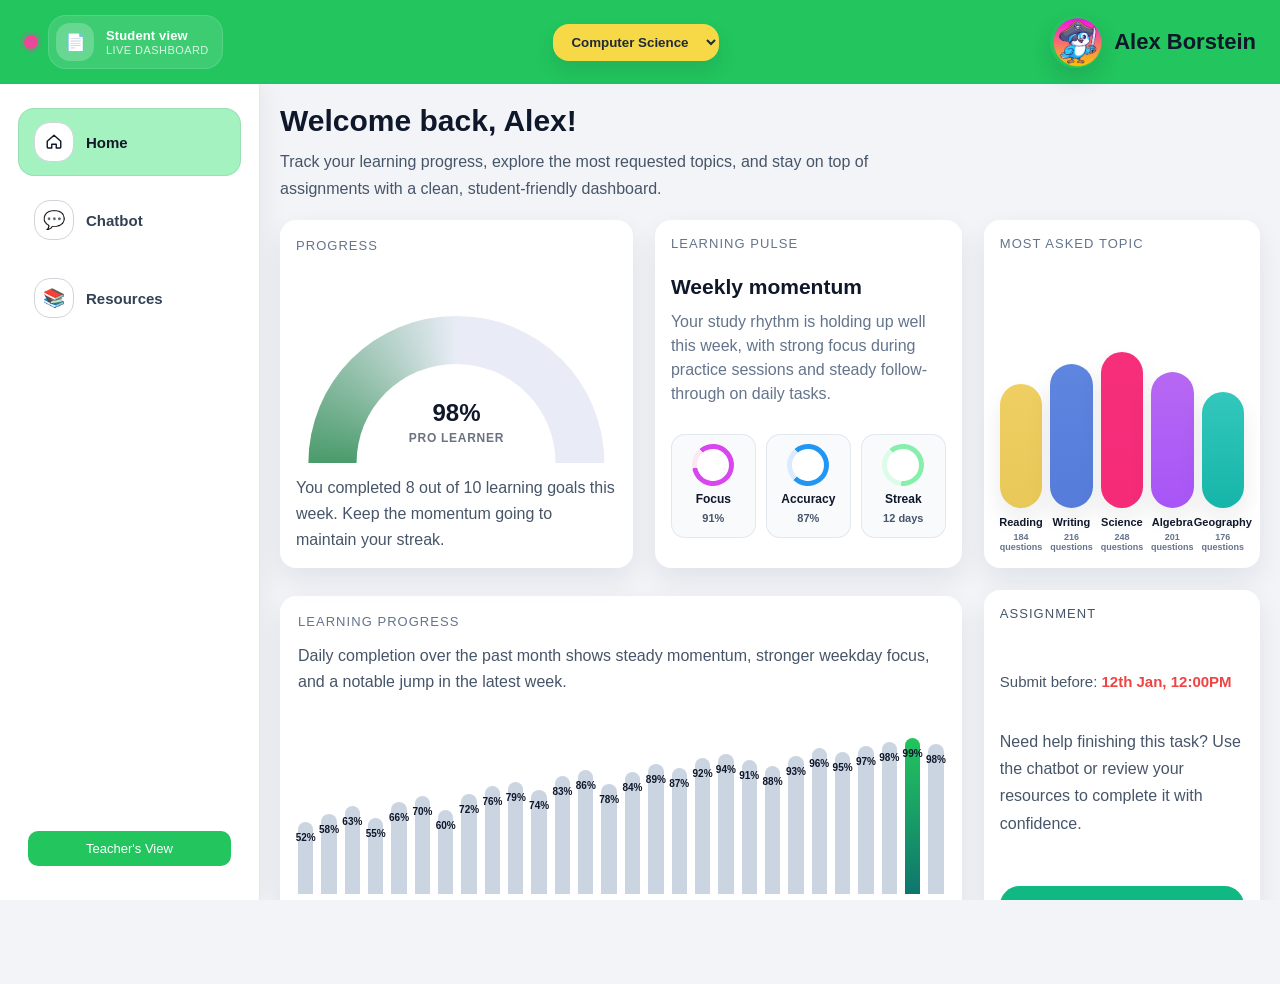
<file: index.html>
﻿<!DOCTYPE html>
<html>
<head>
  <meta charset="UTF-8">
  <title>Student Dashboard</title>
  <link rel="stylesheet" href="css/style.css">
  <link rel="stylesheet" href="css/home.css">
  <link rel="icon" type="image/png" href="assets/logo.png">
</head>

<body>

  <!-- TOP BAR -->
  <header class="top-bar">
    <div class="top-left">
      <div class="status-dot"></div>
      <div class="top-chip">
        <div class="top-icon">📄</div>
        <div class="top-copy">
          <div class="top-label">Student view</div>
          <div class="top-subtitle">Live dashboard</div>
        </div>
      </div>
    </div>

    <div class="top-center">
      <select class="dropdown">
        <option>Computer Science</option>
        <option>Mathematics</option>
        <option>Physics</option>
      </select>
    </div>

    <div class="top-right">
      <img src="assets/profile.png" alt="Profile" class="profile-avatar">
      <span class="profile-name">Alex Borstein</span>
    </div>
  </header>

  <!-- MAIN LAYOUT -->
  <div class="container">

    <!-- SIDEBAR -->
    <aside class="sidebar">
      <nav>
        <a href="index.html" class="nav-item active">
          <span class="nav-icon home-icon">
            <svg viewBox="0 0 24 24" fill="none" stroke="currentColor" stroke-width="1.9" stroke-linecap="round" stroke-linejoin="round">
              <path d="M3 11L12 3l9 8v8a1 1 0 0 1-1 1h-5v-5H9v5H4a1 1 0 0 1-1-1v-8Z" />
            </svg>
          </span>
          Home
        </a>
        <a href="chatbot.html" class="nav-item">
          <span class="nav-icon">💬</span>
          Chatbot
        </a>
        <a href="resources.html" class="nav-item">
          <span class="nav-icon">📚</span>
          Resources
        </a>
      </nav>
      <a href="teacher-dashboard.html" class="teacher-btn">
        Teacher's View
      </a>

    </aside>

    <!-- CONTENT -->
    <main class="content">
      <div class="page-intro">
        <h1>Welcome back, Alex!</h1>
        <p>Track your learning progress, explore the most requested topics, and stay on top of assignments with a clean, student-friendly dashboard.</p>
      </div>
      <div class="dashboard-grid">
        <article class="card progress-card">
          <div class="card-title">Progress</div>
          <div class="progress-gauge">
            <div class="gauge-arc"></div>
            <div class="gauge-inner-cutout"></div>
            <div class="gauge-center">
              <span>98%</span>
              <div class="card-note">PRO LEARNER</div>
            </div>
          </div>
          <p class="card-text">You completed 8 out of 10 learning goals this week. Keep the momentum going to maintain your streak.</p>
        </article>

        <article class="card rings-card">
          <div class="rings-layout">
            <div class="rings-copy">
              <div class="card-title">Learning Pulse</div>
              <h3>Weekly momentum</h3>
              <p class="ring-summary">Your study rhythm is holding up well this week, with strong focus during practice sessions and steady follow-through on daily tasks.</p>
            </div>
            <div class="ring-list">
              <div class="ring-stat">
                <div class="ring-wrap arc-ring pink">
                  <div class="ring-hole"></div>
                </div>
                <strong>Focus</strong>
                <span>91%</span>
              </div>
              <div class="ring-stat">
                <div class="ring-wrap arc-ring blue">
                  <div class="ring-hole"></div>
                </div>
                <strong>Accuracy</strong>
                <span>87%</span>
              </div>
              <div class="ring-stat">
                <div class="ring-wrap arc-ring green">
                  <div class="ring-hole"></div>
                </div>
                <strong>Streak</strong>
                <span>12 days</span>
              </div>
            </div>
          </div>
        </article>

        <article class="card most-asked-card">
          <div class="card-title">Most asked topic</div>
          <div class="bar-list">
            <div class="bar-group">
              <div class="bar-item gold" title="Reading"></div>
              <div class="bar-meta">
                <strong>Reading</strong>
                <span>184 questions</span>
              </div>
            </div>
            <div class="bar-group">
              <div class="bar-item blue" title="Writing"></div>
              <div class="bar-meta">
                <strong>Writing</strong>
                <span>216 questions</span>
              </div>
            </div>
            <div class="bar-group">
              <div class="bar-item pink" title="Science"></div>
              <div class="bar-meta">
                <strong>Science</strong>
                <span>248 questions</span>
              </div>
            </div>
            <div class="bar-group">
              <div class="bar-item purple" title="Algebra"></div>
              <div class="bar-meta">
                <strong>Algebra</strong>
                <span>201 questions</span>
              </div>
            </div>
            <div class="bar-group">
              <div class="bar-item teal" title="Geography"></div>
              <div class="bar-meta">
                <strong>Geography</strong>
                <span>176 questions</span>
              </div>
            </div>
          </div>
        </article>

        <article class="card graph-card">
          <div class="card-title">Learning progress</div>
          <p class="card-text">Daily completion over the past month shows steady momentum, stronger weekday focus, and a notable jump in the latest week.</p>
          <div class="graph-chart">
            <div class="bar" style="height: 72px;"><span>52%</span></div>
            <div class="bar" style="height: 80px;"><span>58%</span></div>
            <div class="bar" style="height: 88px;"><span>63%</span></div>
            <div class="bar" style="height: 76px;"><span>55%</span></div>
            <div class="bar" style="height: 92px;"><span>66%</span></div>
            <div class="bar" style="height: 98px;"><span>70%</span></div>
            <div class="bar week-end" style="height: 84px;"><span>60%</span></div>

            <div class="bar" style="height: 100px;"><span>72%</span></div>
            <div class="bar" style="height: 108px;"><span>76%</span></div>
            <div class="bar" style="height: 112px;"><span>79%</span></div>
            <div class="bar" style="height: 104px;"><span>74%</span></div>
            <div class="bar" style="height: 118px;"><span>83%</span></div>
            <div class="bar" style="height: 124px;"><span>86%</span></div>
            <div class="bar week-end" style="height: 110px;"><span>78%</span></div>

            <div class="bar" style="height: 122px;"><span>84%</span></div>
            <div class="bar" style="height: 130px;"><span>89%</span></div>
            <div class="bar" style="height: 126px;"><span>87%</span></div>
            <div class="bar" style="height: 136px;"><span>92%</span></div>
            <div class="bar" style="height: 140px;"><span>94%</span></div>
            <div class="bar" style="height: 134px;"><span>91%</span></div>
            <div class="bar week-end" style="height: 128px;"><span>88%</span></div>

            <div class="bar" style="height: 138px;"><span>93%</span></div>
            <div class="bar" style="height: 146px;"><span>96%</span></div>
            <div class="bar" style="height: 142px;"><span>95%</span></div>
            <div class="bar" style="height: 148px;"><span>97%</span></div>
            <div class="bar" style="height: 152px;"><span>98%</span></div>
            <div class="bar active" style="height: 156px;"><span>99%</span></div>
            <div class="bar week-end" style="height: 150px;"><span>98%</span></div>
          </div>
          <div class="graph-footer">4-week trend • average completion 84% • best day 99% • current streak 11 days</div>
        </article>

        <article class="card assignment-card">
          <div class="assignment-title">Assignment</div>
          <p class="due-text">Submit before: <strong style="color: #ef4444;">12th Jan, 12:00PM</strong></p>
          <p class="card-text">Need help finishing this task? Use the chatbot or review your resources to complete it with confidence.</p>
          <button class="upload-button">Upload</button>
        </article>

        <article class="card search-card">
          <div class="search-header">
            <span>Search</span>
            <input type="text" placeholder="Search course name or topic" />
          </div>
          <p class="card-text">Find the lesson or resource you need in seconds, from class notes to exam prep.</p>
          <ul class="search-list">
            <li>Math Basics</li>
            <li>English Grammar</li>
            <li>Science Lab</li>
            <li>History Notes</li>
          </ul>
        </article>

        <aside class="side-cards">
          <article class="card leaderboard-card">
            <div class="leaderboard-header">
              <div>
                <div class="card-title">Leaderboard</div>
                <h2>Assignment champions</h2>
              </div>
              <div class="leaderboard-badge">This week</div>
            </div>
            <p class="card-text">See who completed the most assignments and who is climbing fastest in your class.</p>

            <div class="leaderboard-top">
              <div class="leaderboard-crown">#1</div>
              <div class="leaderboard-top-copy">
                <div class="leader-top-name">
                  <strong>Maya Patel</strong>
                  <span class="champion-medal" aria-label="Champion">🏅</span>
                </div>
                <span>14 assignments completed</span>
              </div>
            </div>

            <div class="leaderboard-list">
              <div class="leaderboard-row leader-first">
                <div class="leader-rank">1</div>
                <div class="leader-student">
                  <div class="leader-name-with-badge">
                    <strong>Maya Patel</strong>
                    <span class="champion-medal mini" aria-label="Champion">🏅</span>
                  </div>
                  <span>2 ahead of the class</span>
                </div>
                <div class="leader-score">14</div>
              </div>
              <div class="leaderboard-row">
                <div class="leader-rank">2</div>
                <div class="leader-student">
                  <strong>Alex Borstein</strong>
                  <span>Strong finish this week</span>
                </div>
                <div class="leader-score">12</div>
              </div>
              <div class="leaderboard-row">
                <div class="leader-rank">3</div>
                <div class="leader-student">
                  <strong>Noah Kim</strong>
                  <span>Most improved pace</span>
                </div>
                <div class="leader-score">11</div>
              </div>
              <div class="leaderboard-row">
                <div class="leader-rank">4</div>
                <div class="leader-student">
                  <strong>Emma Carter</strong>
                  <span>Completed every science task</span>
                </div>
                <div class="leader-score">10</div>
              </div>
              <div class="leaderboard-row">
                <div class="leader-rank">5</div>
                <div class="leader-student">
                  <strong>Zayd Hassan</strong>
                  <span>Consistent daily submissions</span>
                </div>
                <div class="leader-score">9</div>
              </div>
            </div>
          </article>

          <article class="card leaderboard-summary-card">
            <div class="card-title">Class Momentum</div>
            <div class="leaderboard-summary-grid">
              <div class="summary-pill">
                <strong>56</strong>
                <span>Total completed</span>
              </div>
              <div class="summary-pill">
                <strong>8</strong>
                <span>On-time streak</span>
              </div>
              <div class="summary-pill highlight">
                <strong>+3</strong>
                <span>Your rank change</span>
              </div>
            </div>
          </article>
        </aside>

        <article class="card graph-card-wide subject-card">
          <div class="card-title">Performance by subject</div>
          <p class="card-text">Your average completion scores across different academic subjects, showing strong performance in technical subjects.</p>
          <div class="subject-grid">
            <div class="subject-item">
              <div class="subject-name">Mathematics</div>
              <div class="subject-bar">
                <div class="subject-fill" style="width: 92%;"></div>
              </div>
              <div class="subject-score">92%</div>
            </div>
            <div class="subject-item">
              <div class="subject-name">English</div>
              <div class="subject-bar">
                <div class="subject-fill" style="width: 88%;"></div>
              </div>
              <div class="subject-score">88%</div>
            </div>
            <div class="subject-item">
              <div class="subject-name">Science</div>
              <div class="subject-bar">
                <div class="subject-fill" style="width: 85%;"></div>
              </div>
              <div class="subject-score">85%</div>
            </div>
            <div class="subject-item">
              <div class="subject-name">History</div>
              <div class="subject-bar">
                <div class="subject-fill" style="width: 80%;"></div>
              </div>
              <div class="subject-score">80%</div>
            </div>
            <div class="subject-item">
              <div class="subject-name">Art & Design</div>
              <div class="subject-bar">
                <div class="subject-fill" style="width: 78%;"></div>
              </div>
              <div class="subject-score">78%</div>
            </div>
            <div class="subject-item">
              <div class="subject-name">Physical Ed</div>
              <div class="subject-bar">
                <div class="subject-fill" style="width: 82%;"></div>
              </div>
              <div class="subject-score">82%</div>
            </div>
          </div>
        </article>

        <article class="card graph-card-wide study-card">
          <div class="card-title">Study time analytics</div>
          <p class="card-text">Daily study duration over the past 4 weeks, showing consistency in your learning commitment with peaks on weekdays.</p>
          <div class="time-graph-chart">
            <div class="day-bar" style="height: 48px;"><span>45m</span></div>
            <div class="day-bar" style="height: 72px;"><span>68m</span></div>
            <div class="day-bar" style="height: 60px;"><span>55m</span></div>
            <div class="day-bar weekend" style="height: 32px;"><span>28m</span></div>
            <div class="day-bar weekend" style="height: 28px;"><span>24m</span></div>
            <div class="day-bar" style="height: 54px;"><span>52m</span></div>
            <div class="day-bar" style="height: 66px;"><span>62m</span></div>
            <div class="day-bar" style="height: 58px;"><span>56m</span></div>
            <div class="day-bar" style="height: 76px;"><span>74m</span></div>
            <div class="day-bar weekend" style="height: 35px;"><span>32m</span></div>
            <div class="day-bar weekend" style="height: 30px;"><span>26m</span></div>
            <div class="day-bar" style="height: 64px;"><span>60m</span></div>
            <div class="day-bar" style="height: 70px;"><span>68m</span></div>
            <div class="day-bar" style="height: 62px;"><span>58m</span></div>
            <div class="day-bar" style="height: 80px;"><span>78m</span></div>
            <div class="day-bar weekend" style="height: 38px;"><span>34m</span></div>
            <div class="day-bar weekend" style="height: 32px;"><span>28m</span></div>
            <div class="day-bar" style="height: 68px;"><span>66m</span></div>
            <div class="day-bar" style="height: 74px;"><span>72m</span></div>
            <div class="day-bar" style="height: 70px;"><span>68m</span></div>
            <div class="day-bar" style="height: 85px;"><span>82m</span></div>
            <div class="day-bar weekend" style="height: 40px;"><span>36m</span></div>
            <div class="day-bar weekend" style="height: 36px;"><span>32m</span></div>
            <div class="day-bar" style="height: 72px;"><span>70m</span></div>
            <div class="day-bar" style="height: 78px;"><span>76m</span></div>
            <div class="day-bar" style="height: 75px;"><span>72m</span></div>
            <div class="day-bar" style="height: 88px;"><span>85m</span></div>
            <div class="day-bar" style="height: 92px;"><span>90m</span></div>
          </div>
          <div class="time-graph-footer">Avg daily: 59 min • Total this month: 1,476 min • Longest session: 90 min</div>
        </article>
      </div>
    </main>

  </div>

</body>
</html>
</file>
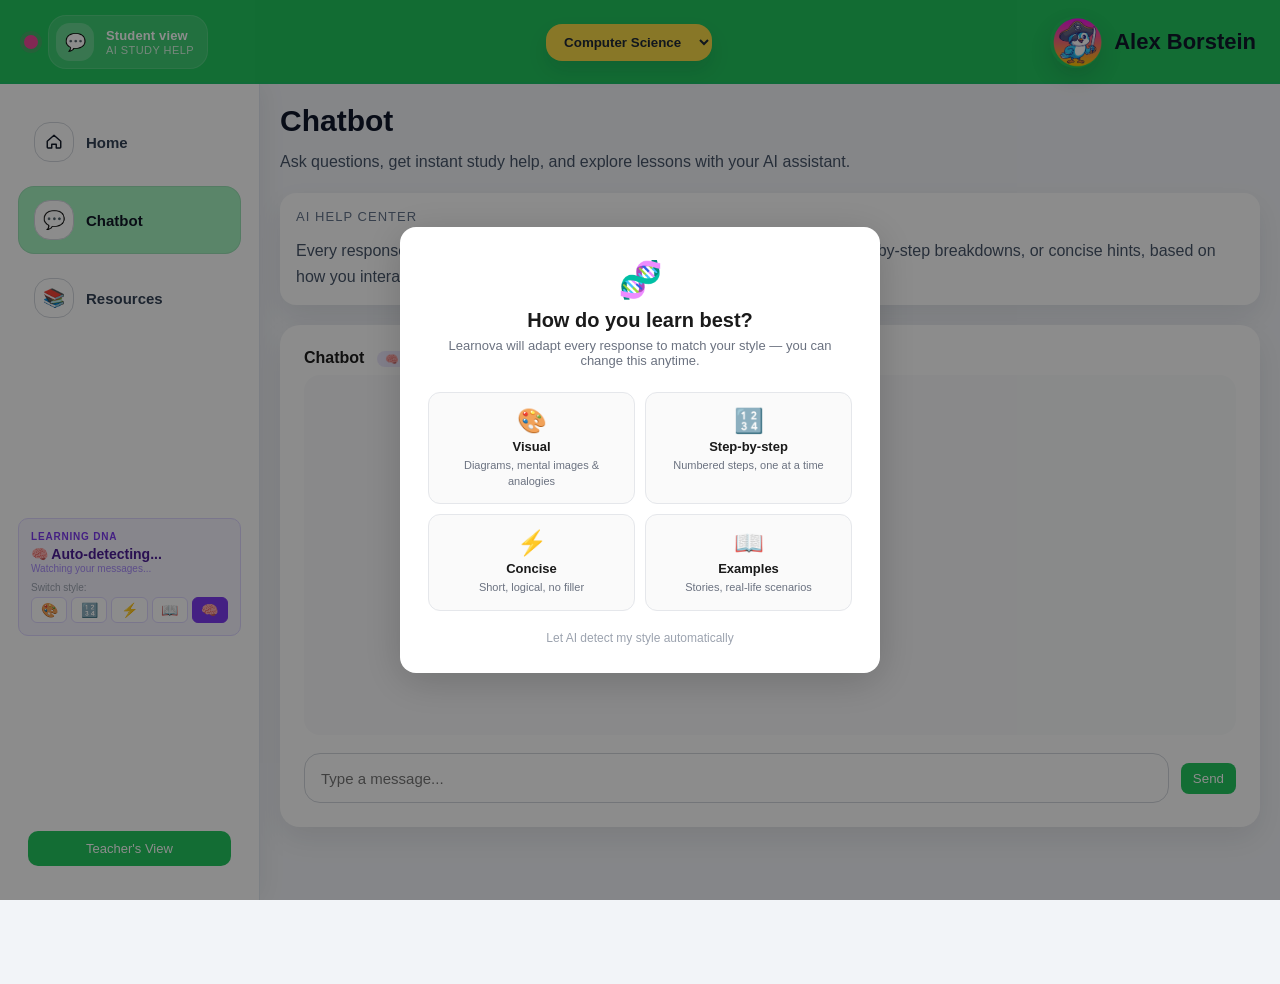
<file: chatbot.html>
<!DOCTYPE html>
<html>
<head>
  <meta charset="UTF-8">
  <title>Student Chatbot</title>
  <link rel="stylesheet" href="css/style.css">
  <link rel="stylesheet" href="css/chatbot.css">
  <link rel="icon" type="image/png" href="assets/logo.png">
</head>

<body>

  <header class="top-bar">
    <div class="top-left">
      <div class="status-dot"></div>
      <div class="top-chip">
        <div class="top-icon">💬</div>
        <div class="top-copy">
          <div class="top-label">Student view</div>
          <div class="top-subtitle">AI Study Help</div>
        </div>
      </div>
    </div>
    <div class="top-center">
      <select class="dropdown">
        <option>Computer Science</option>
        <option>Mathematics</option>
        <option>Physics</option>
      </select>
    </div>
    <div class="top-right">
      <img src="assets/profile.png" alt="Profile" class="profile-avatar">
      <span class="profile-name">Alex Borstein</span>
    </div>
  </header>

  <div class="dna-overlay" id="dnaOverlay">
    <div class="dna-modal">
      <div class="dna-modal-header">
        <div class="dna-modal-icon">🧬</div>
        <h2>How do you learn best?</h2>
        <p>Learnova will adapt every response to match your style — you can change this anytime.</p>
      </div>
      <div class="dna-options">
        <button class="dna-option" data-style="visual">
          <span class="dna-opt-emoji">🎨</span>
          <span class="dna-opt-label">Visual</span>
          <span class="dna-opt-desc">Diagrams, mental images &amp; analogies</span>
        </button>
        <button class="dna-option" data-style="sequential">
          <span class="dna-opt-emoji">🔢</span>
          <span class="dna-opt-label">Step-by-step</span>
          <span class="dna-opt-desc">Numbered steps, one at a time</span>
        </button>
        <button class="dna-option" data-style="direct">
          <span class="dna-opt-emoji">⚡</span>
          <span class="dna-opt-label">Concise</span>
          <span class="dna-opt-desc">Short, logical, no filler</span>
        </button>
        <button class="dna-option" data-style="narrative">
          <span class="dna-opt-emoji">📖</span>
          <span class="dna-opt-label">Examples</span>
          <span class="dna-opt-desc">Stories, real-life scenarios</span>
        </button>
      </div>
      <button class="dna-skip" id="dnaSkip">Let AI detect my style automatically</button>
    </div>
  </div>

  <div class="container">
    <aside class="sidebar">
      <nav>
        <a href="index.html" class="nav-item">
          <span class="nav-icon home-icon">
            <svg viewBox="0 0 24 24" fill="none" stroke="currentColor" stroke-width="1.9" stroke-linecap="round" stroke-linejoin="round">
              <path d="M3 11L12 3l9 8v8a1 1 0 0 1-1 1h-5v-5H9v5H4a1 1 0 0 1-1-1v-8Z" />
            </svg>
          </span>
          Home
        </a>
        <a href="chatbot.html" class="nav-item active">
          <span class="nav-icon">💬</span>
          Chatbot
        </a>
        <a href="resources.html" class="nav-item">
          <span class="nav-icon">📚</span>
          Resources
        </a>
      </nav>

      <div class="learning-dna-panel">
        <div class="dna-label">Learning DNA</div>
        <div class="dna-style" id="dnaStyle">Detecting...</div>
        <div class="dna-source" id="dnaSource"></div>
        <div class="dna-signals" id="dnaSignals"></div>
        <div class="dna-style-picker">
          <span class="dna-picker-label">Switch style:</span>
          <div class="dna-picker-btns">
            <button class="dna-pick-btn" data-style="visual" title="Visual">🎨</button>
            <button class="dna-pick-btn" data-style="sequential" title="Step-by-step">🔢</button>
            <button class="dna-pick-btn" data-style="direct" title="Concise">⚡</button>
            <button class="dna-pick-btn" data-style="narrative" title="Examples">📖</button>
            <button class="dna-pick-btn" data-style="default" title="Auto-detect">🧠</button>
          </div>
        </div>
      </div>

      <a href="teacher-dashboard.html" class="teacher-btn">
        Teacher's View
      </a>
    </aside>

    <main class="content">
      <div class="page-intro">
        <h1>Chatbot</h1>
        <p>Ask questions, get instant study help, and explore lessons with your AI assistant.</p>
      </div>

      <article class="card">
        <div class="card-title">AI Help Center</div>
        <p class="card-text">
          Every response adapts to your learning style in real time — visual analogies, step-by-step breakdowns, or concise hints, based on how you interact.
        </p>
      </article>

      <div class="chatbox">
        <div class="chat-header">
          Chatbot
          <span class="chat-dna-badge" id="chatDnaBadge"></span>
        </div>
        <div class="chat-messages" id="chatMessages"></div>
        <div class="chat-input">
          <input type="text" id="userInput" placeholder="Type a message..." autocomplete="off">
          <button id="sendBtn" onclick="sendMessage()">Send</button>
        </div>
      </div>
    </main>
  </div>

<style>
.dna-overlay {
  position: fixed; inset: 0;
  background: rgba(0,0,0,0.45);
  z-index: 1000;
  display: flex; align-items: center; justify-content: center;
}
.dna-overlay.hidden { display: none; }
.dna-modal {
  background: #fff; border-radius: 16px;
  padding: 32px 28px 24px; width: min(480px, 92vw);
  box-shadow: 0 8px 40px rgba(0,0,0,0.18);
}
.dna-modal-header { text-align: center; margin-bottom: 24px; }
.dna-modal-icon { font-size: 36px; margin-bottom: 8px; }
.dna-modal-header h2 { font-size: 20px; font-weight: 600; margin: 0 0 6px; color: #1a1a1a; }
.dna-modal-header p  { font-size: 13px; color: #6b7280; margin: 0; }
.dna-options {
  display: grid; grid-template-columns: 1fr 1fr;
  gap: 10px; margin-bottom: 16px;
}
.dna-option {
  display: flex; flex-direction: column; align-items: center;
  gap: 4px; padding: 14px 10px;
  border: 1.5px solid #e5e7eb; border-radius: 12px;
  background: #fafafa; cursor: pointer;
  transition: border-color 0.15s, background 0.15s; text-align: center;
}
.dna-option:hover, .dna-option.selected { border-color: #7c3aed; background: #f5f3ff; }
.dna-opt-emoji { font-size: 24px; }
.dna-opt-label { font-size: 13px; font-weight: 600; color: #1a1a1a; }
.dna-opt-desc  { font-size: 11px; color: #6b7280; line-height: 1.4; }
.dna-skip {
  display: block; width: 100%; background: none; border: none;
  font-size: 12px; color: #9ca3af; cursor: pointer; text-align: center; padding: 4px;
}
.dna-skip:hover { color: #6b7280; text-decoration: underline; }
.learning-dna-panel {
  margin: 12px 0; padding: 12px;
  background: #f5f3ff; border-radius: 10px; border: 1px solid #ddd6fe;
}
.dna-label {
  font-size: 10px; font-weight: 600; letter-spacing: 0.08em;
  text-transform: uppercase; color: #7c3aed; margin-bottom: 4px;
}
.dna-style  { font-size: 14px; font-weight: 600; color: #4c1d95; }
.dna-source { font-size: 10px; color: #a78bfa; margin-top: 1px; margin-bottom: 4px; }
.dna-signals { font-size: 11px; color: #9ca3af; margin-bottom: 8px; }
.dna-style-picker { margin-top: 6px; }
.dna-picker-label { font-size: 10px; color: #9ca3af; display: block; margin-bottom: 4px; }
.dna-picker-btns  { display: flex; gap: 4px; }
.dna-pick-btn {
  flex: 1; font-size: 14px; padding: 4px 0;
  border: 1px solid #ddd6fe; border-radius: 6px;
  background: #fff; cursor: pointer;
  transition: background 0.12s, border-color 0.12s;
}
.dna-pick-btn:hover  { background: #ede9fe; border-color: #a78bfa; }
.dna-pick-btn.active { background: #7c3aed; border-color: #7c3aed; }
.chat-dna-badge {
  font-size: 11px; background: #ede9fe; color: #5b21b6;
  padding: 2px 8px; border-radius: 99px; margin-left: 8px;
  font-weight: 500; transition: opacity 0.3s;
}
.typing-indicator { display: flex; gap: 4px; padding: 10px; }
.typing-indicator span {
  width: 7px; height: 7px; border-radius: 50%; background: #666;
  animation: bounce 1.2s infinite ease-in-out;
}
.typing-indicator span:nth-child(2) { animation-delay: 0.2s; }
.typing-indicator span:nth-child(3) { animation-delay: 0.4s; }
@keyframes bounce {
  0%, 80%, 100% { transform: translateY(0); opacity: 0.4; }
  40%           { transform: translateY(-6px); opacity: 1; }
}
</style>

<script>
  const API_URL      = "http://127.0.0.1:5000/chat";
  const STUDENT_NAME = "Alex Borstein";

  const chatMessages = document.getElementById("chatMessages");
  const userInput    = document.getElementById("userInput");
  const sendBtn      = document.getElementById("sendBtn");
  const dnaStyleEl   = document.getElementById("dnaStyle");
  const dnaSourceEl  = document.getElementById("dnaSource");
  const dnaSignalsEl = document.getElementById("dnaSignals");
  const chatDnaBadge = document.getElementById("chatDnaBadge");
  const dnaOverlay   = document.getElementById("dnaOverlay");

  const conversationHistory = [];

  const DNA_STYLES = {
    visual:     { label: "Visual / Analogy",  emoji: "🎨", hint: "Use diagrams described in words, mental images, and real-world analogies." },
    sequential: { label: "Step-by-step",       emoji: "🔢", hint: "Break every explanation into numbered steps. Never skip a step." },
    direct:     { label: "Concise & Direct",   emoji: "⚡", hint: "Keep responses short and logical. No preamble, no filler." },
    narrative:  { label: "Story / Examples",   emoji: "📖", hint: "Lead with a story or real-life scenario before explaining the concept." },
    default:    { label: "Auto-detecting...",  emoji: "🧠", hint: "No clear style detected yet. Use a balanced approach and adapt." }
  };

  const styleScores = { visual: 0, sequential: 0, direct: 0, narrative: 0 };
  let detectedStyle = "default";
  let manualStyle   = null;
  let totalMessages = 0;

  const STYLE_SIGNALS = {
    visual:     ["diagram","picture","visualize","show me","what does","looks like","imagine","draw","image","visual"],
    sequential: ["step by step","steps","how do i","walk me through","first","then what","next","order","process","guide me"],
    direct:     ["just tell me","short answer","quick","simply","briefly","in one line","tl;dr","just give","summarize"],
    narrative:  ["example","like what","story","real life","analogy","explain like","eli5","for instance","scenario","use a"]
  };

  // Maps frontend style names → system prompt values
  function styleToPrompt(style) {
    const map = {
      visual:     "VISUAL",
      sequential: "STEP-BY-STEP",
      narrative:  "STORYTELLING",
      direct:     "DIRECT",
      default:    "AUTO"
    };
    return map[style] || "AUTO";
  }

  function activeStyle() { return manualStyle || detectedStyle; }

  function setManualStyle(style) { manualStyle = style; updateDNAUI(); }

  function updateLearningDNA(message) {
    const lower = message.toLowerCase();
    totalMessages++;
    for (const [style, keywords] of Object.entries(STYLE_SIGNALS)) {
      if (keywords.some(kw => lower.includes(kw))) styleScores[style]++;
    }
    if (totalMessages >= 1) {
      const top = Object.entries(styleScores).sort((a, b) => b[1] - a[1])[0];
      if (top[1] > 0) detectedStyle = top[0];
    }
    if (!manualStyle) updateDNAUI();
  }

  function updateDNAUI() {
    const style = activeStyle();
    const info  = DNA_STYLES[style];
    dnaStyleEl.textContent = `${info.emoji} ${info.label}`;
    dnaSourceEl.textContent = manualStyle
      ? "Manually selected"
      : detectedStyle !== "default" ? "Auto-detected from your messages" : "Watching your messages...";
    const fired = Object.entries(styleScores)
      .filter(([, v]) => v > 0)
      .map(([k, v]) => `${DNA_STYLES[k].emoji} ×${v}`)
      .join("  ");
    dnaSignalsEl.textContent = fired || "";
    chatDnaBadge.textContent = `${info.emoji} ${info.label}`;
    document.querySelectorAll(".dna-pick-btn").forEach(btn => {
      btn.classList.toggle("active", btn.dataset.style === style);
    });
  }

  document.querySelectorAll(".dna-pick-btn").forEach(btn => {
    btn.addEventListener("click", () => {
      const s = btn.dataset.style;
      if (s === "default") {
        manualStyle = null; detectedStyle = "default";
        Object.keys(styleScores).forEach(k => styleScores[k] = 0);
        totalMessages = 0;
      } else {
        setManualStyle(s);
      }
      updateDNAUI();
      const info = DNA_STYLES[s === "default" ? "default" : s];
      const note = document.createElement("div");
      note.className = "bot dna-switch-note";
      note.textContent = `🧬 Style switched to ${info.emoji} ${info.label} — my next response will reflect this.`;
      chatMessages.appendChild(note);
      chatMessages.scrollTop = chatMessages.scrollHeight;
    });
  });

  document.querySelectorAll(".dna-option").forEach(btn => {
    btn.addEventListener("click", () => {
      document.querySelectorAll(".dna-option").forEach(b => b.classList.remove("selected"));
      btn.classList.add("selected");
      const chosen = btn.dataset.style;
      setTimeout(() => {
        dnaOverlay.classList.add("hidden");
        setManualStyle(chosen);
        const info = DNA_STYLES[chosen];
        appendBotMessage(`Great! I'll explain everything using ${info.emoji} ${info.label} style. Let's get started — what topic or problem are you working on today?`);
      }, 300);
    });
  });

  document.getElementById("dnaSkip").addEventListener("click", () => {
    dnaOverlay.classList.add("hidden");
    updateDNAUI();
    appendBotMessage("Hello! I'm your Socratic tutor. I'll adapt to how you learn as we go. Share the topic you're working on and tell me what you've already tried — I'll guide you from there.");
  });

  function appendBotMessage(text) {
    const msg = document.createElement("div");
    msg.className = "bot"; msg.innerText = text;
    chatMessages.appendChild(msg);
    chatMessages.scrollTop = chatMessages.scrollHeight;
  }

  function appendMessage(role, text) {
    const msg = document.createElement("div");
    msg.className = role; msg.innerText = text;
    chatMessages.appendChild(msg);
    chatMessages.scrollTop = chatMessages.scrollHeight;
  }

  function setLoading(isLoading) {
    sendBtn.disabled    = isLoading;
    userInput.disabled  = isLoading;
    sendBtn.textContent = isLoading ? "..." : "Send";
  }

  let typingBubble = null;
  function showTyping() {
    typingBubble = document.createElement("div");
    typingBubble.className = "bot typing-indicator";
    typingBubble.innerHTML = "<span></span><span></span><span></span>";
    chatMessages.appendChild(typingBubble);
    chatMessages.scrollTop = chatMessages.scrollHeight;
  }
  function hideTyping() {
    if (typingBubble) { typingBubble.remove(); typingBubble = null; }
  }

  async function sendMessage() {
    const message = userInput.value.trim();
    if (!message) return;

    appendMessage("user", message);
    userInput.value = "";
    updateLearningDNA(message);
    conversationHistory.push({ role: "user", content: message });
    setLoading(true);
    showTyping();

    try {
      const response = await fetch(API_URL, {
        method: "POST",
        headers: { "Content-Type": "application/json" },
        body: JSON.stringify({
          message:             message,
          history:             conversationHistory,
          student_name:        STUDENT_NAME,
          selected_style:      styleToPrompt(activeStyle()),  // FIXED key + mapped value
          learning_style_hint: DNA_STYLES[activeStyle()].hint
        })
      });

      if (!response.ok) {
        const err = await response.json();
        throw new Error(err.error || "Server error");
      }

      const data  = await response.json();
      const reply = data.reply;
      conversationHistory.push({ role: "assistant", content: reply });
      hideTyping();
      appendMessage("bot", reply);

    } catch (error) {
      hideTyping();
      appendMessage("bot", "⚠️ Error connecting to server.");
      console.error(error);
    } finally {
      setLoading(false);
      userInput.focus();
    }
  }

  userInput.addEventListener("keydown", (e) => {
    if (e.key === "Enter" && !e.shiftKey) { e.preventDefault(); sendMessage(); }
  });

  updateDNAUI();
</script>

</body>
</html>
</file>
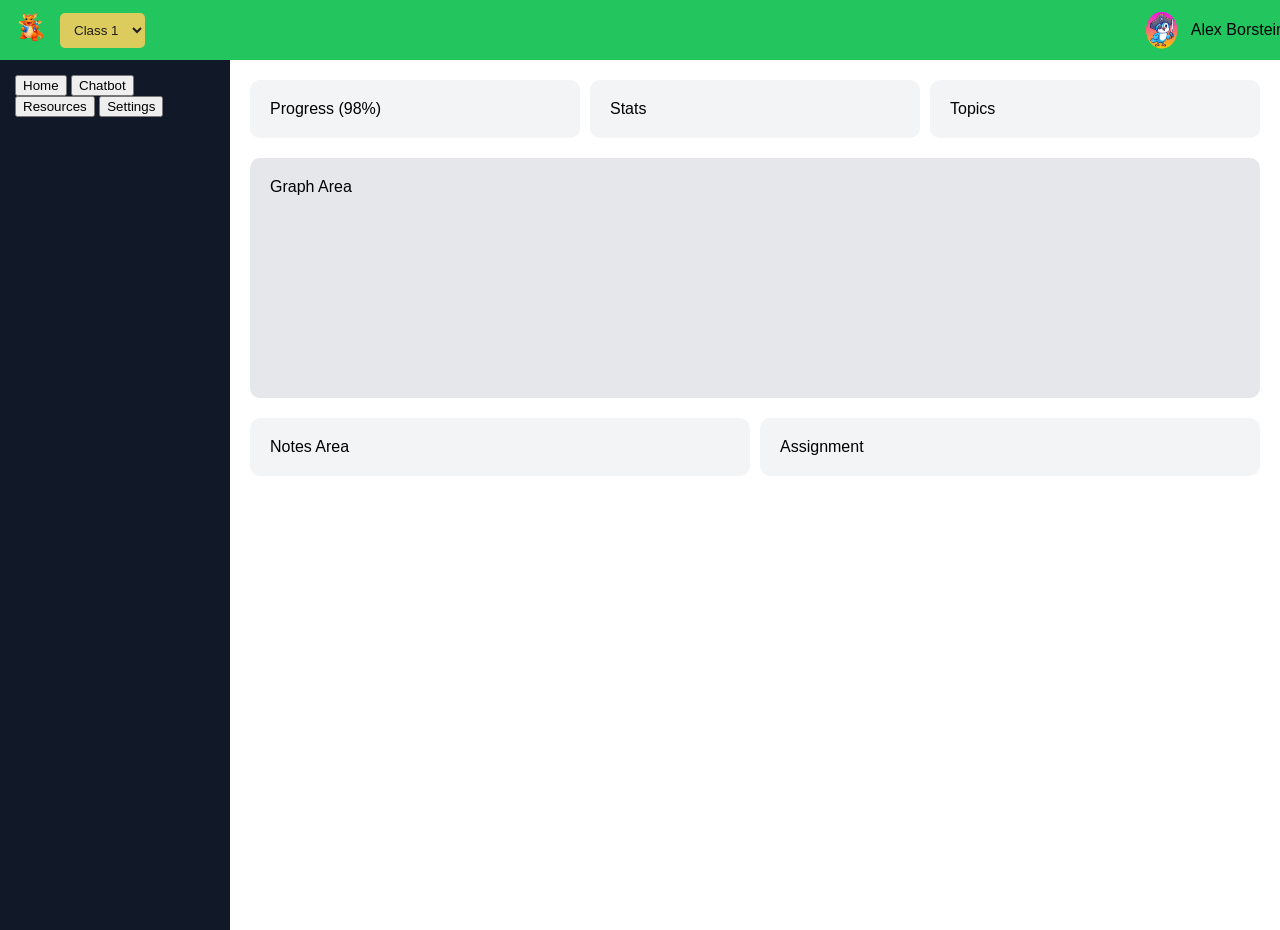
<file: home.html>
<!DOCTYPE html>
<html>
<head>
  <title>Student Dashboard</title>
  <link rel="stylesheet" href="style.css">
  <link rel="icon" type="image/png" href="assets/logo.png">
</head>

<body>

  <!-- TOP BAR -->
  <div class="top-bar">

    <div class="left">

      <div class="logo">
        <img src="assets/logo.png">
      </div>

      <select class="dropdown">
        <option>Class 1</option>
      </select>

    </div>

    <div class="profile">
    <img src="assets/profile.png">
    <span>Alex Borstein</span>
    </div>

  </div>

  <!-- MAIN LAYOUT -->
  <div class="container">

    <!-- SIDEBAR -->
    <div class="sidebar">
      <button class="active">Home</button> <!-- Someone add the icons logos here, make sure to remove the background-->
      <button>Chatbot</button>
      <button>Resources</button>
      <button>Settings</button>
    </div>

    <!-- CONTENT -->
    <div class="content">

      <div class="cards">
        <div class="card">Progress (98%)</div>
        <div class="card">Stats</div>
        <div class="card">Topics</div>
      </div>

      <div class="large-card">Graph Area</div>

      <div class="bottom-section">
        <div class="notes">Notes Area</div>
        <div class="assignment">Assignment</div>
      </div>

    </div>

  </div>

</body>
</html>
</file>
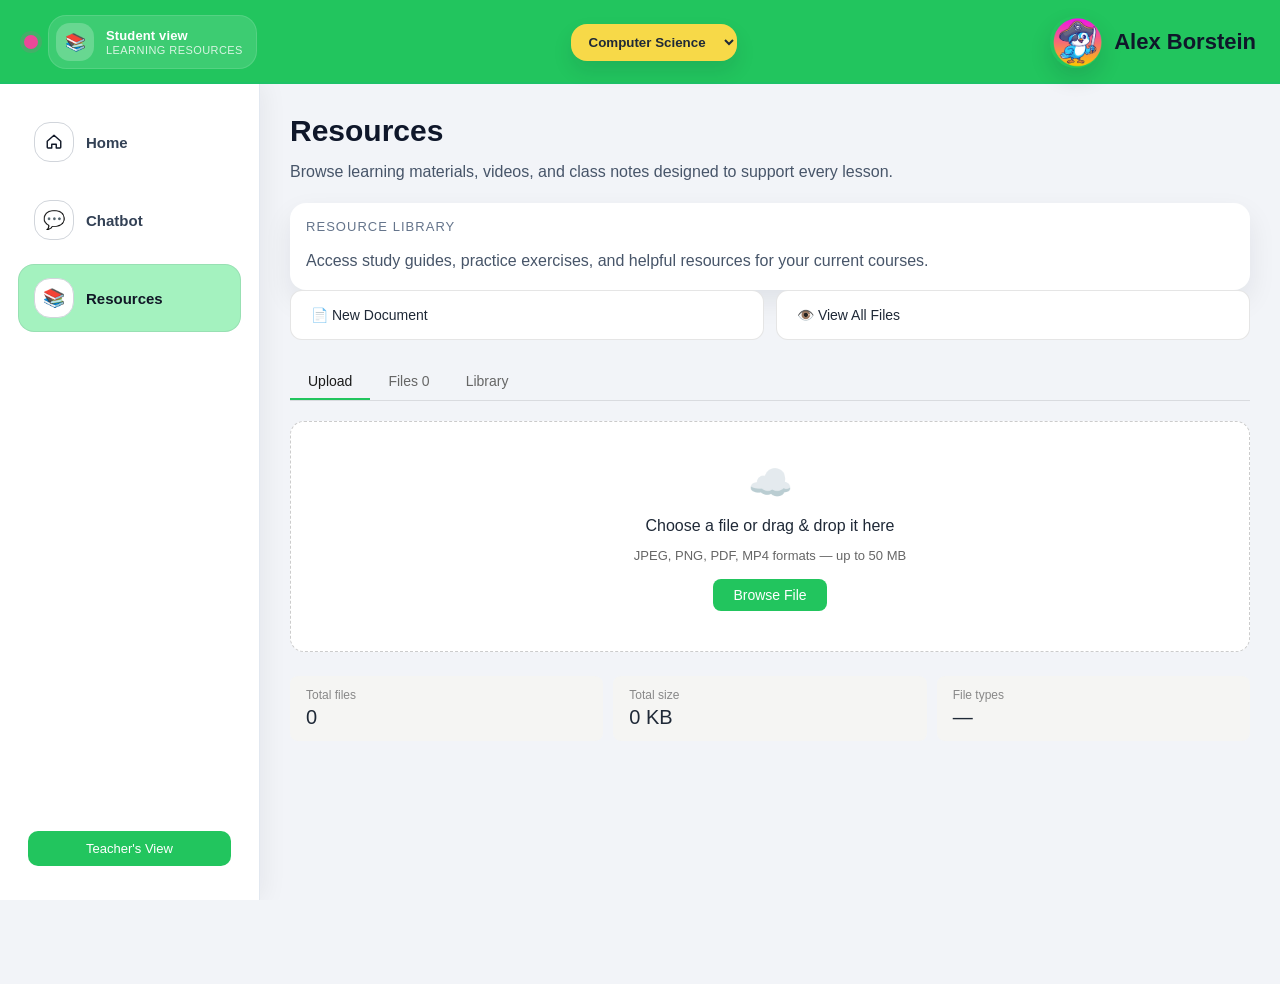
<file: resources.html>
﻿<!DOCTYPE html>
<html>
<head>
  <meta charset="UTF-8">
  <title>Student Resources</title>
  <link rel="stylesheet" href="css/style.css">
  <link rel="stylesheet" href="css/resources.css">
  <link rel="icon" type="image/png" href="assets/logo.png">
</head>

<body>

<header class="top-bar">
  <div class="top-left">
    <div class="status-dot"></div>
    <div class="top-chip">
      <div class="top-icon">📚</div>
      <div class="top-copy">
        <div class="top-label">Student view</div>
        <div class="top-subtitle">Learning Resources</div>
      </div>
    </div>
  </div>

  <div class="top-center">
    <select class="dropdown">
      <option>Computer Science</option>
      <option>Mathematics</option>
      <option>Physics</option>
    </select>
  </div>

  <div class="top-right">
    <img src="assets/profile.png" alt="Profile" class="profile-avatar">
    <span class="profile-name">Alex Borstein</span>
  </div>
</header>

<div class="container">

  <aside class="sidebar">
    <nav>
      <a href="index.html" class="nav-item">
        <span class="nav-icon home-icon">
          <svg viewBox="0 0 24 24" fill="none" stroke="currentColor" stroke-width="1.9" stroke-linecap="round" stroke-linejoin="round">
            <path d="M3 11L12 3l9 8v8a1 1 0 0 1-1 1h-5v-5H9v5H4a1 1 0 0 1-1-1v-8Z" />
          </svg>
        </span> Home
      </a>
      <a href="chatbot.html" class="nav-item">
        <span class="nav-icon">💬</span> Chatbot
      </a>
      <a href="resources.html" class="nav-item active">
        <span class="nav-icon">📚</span> Resources
      </a>
    </nav>
    <a href="teacher-dashboard.html" class="teacher-btn">
      Teacher's View
    </a>
  </aside>

  <main class="content">

    <div class="page-intro">
      <h1>Resources</h1>
      <p>Browse learning materials, videos, and class notes designed to support every lesson.</p>
    </div>

    <article class="card">
      <div class="card-title">Resource Library</div>
      <p class="card-text">Access study guides, practice exercises, and helpful resources for your current courses.</p>
    </article>

    <div class="action-row">
      <div class="action-card" id="newDocBtn">
        📄 New Document
      </div>
      <div class="action-card" id="viewAllBtn">
        👁️ View All Files
      </div>
    </div>

    <div class="tabs">
      <div class="tab active" data-tab="upload">Upload</div>
      <div class="tab" data-tab="files">Files <span id="fileCountBadge">0</span></div>
      <div class="tab" data-tab="library">Library</div>
    </div>

    <!-- UPLOAD TAB -->
    <div class="panel active" id="panel-upload">

      <div class="upload-zone" id="dropZone">
        <div class="upload-icon">☁️</div>
        <h2>Choose a file or drag & drop it here</h2>
        <p>JPEG, PNG, PDF, MP4 formats — up to 50 MB</p>

        <input type="file" id="fileInput" hidden multiple
          accept=".jpeg,.jpg,.png,.pdf,.mp4,.doc,.docx,.txt">

        <button class="browse-btn" id="browseBtn">Browse File</button>

        <div class="prog-wrap" id="progWrap" style="display:none;">
          <div class="prog-bar">
            <div class="prog-fill" id="progFill"></div>
          </div>
        </div>
      </div>

      <div class="stats-row">
        <div class="stat-card"><div class="stat-label">Total files</div><div class="stat-val" id="statTotal">0</div></div>
        <div class="stat-card"><div class="stat-label">Total size</div><div class="stat-val" id="statSize">0 KB</div></div>
        <div class="stat-card"><div class="stat-label">File types</div><div class="stat-val" id="statTypes">—</div></div>
      </div>

      <div id="recentList"></div>
    </div>

    <!-- FILES TAB -->
    <div class="panel" id="panel-files">

      <div class="resource-section">
        <div class="section-heading">My uploads</div>

        <div class="search-bar">
          <input type="text" id="searchInput" placeholder="Search files..." />

          <div class="view-toggle">
            <button class="vt-btn active" id="gridBtn">⊞</button>
            <button class="vt-btn" id="listBtn">☰</button>
          </div>
        </div>

        <div class="filters">
          <button class="filter-btn active" data-filter="all">All</button>
          <button class="filter-btn" data-filter="pdf">PDF</button>
          <button class="filter-btn" data-filter="img">Image</button>
          <button class="filter-btn" data-filter="vid">Video</button>
          <button class="filter-btn" data-filter="doc">Document</button>
        </div>

        <div class="file-grid" id="fileGrid"></div>
        <div class="file-list-view" id="fileListView"></div>

        <div class="empty-state" id="emptyState">
          📂 No files uploaded yet. Go to Upload tab to add files.
        </div>
      </div>

    </div>

    <!-- LIBRARY TAB -->
    <div class="panel" id="panel-library">
      <p class="library-note">Class resources provided by your teacher.</p>

      <div class="file-grid" id="teacherResourceGrid"></div>

      <div class="empty-state" id="teacherResourceEmptyState" style="display:none;">
        Your teacher has not uploaded any shared resources yet.
      </div>
    </div>

  </main>
</div>

<div class="toast" id="toast"></div>

<script>
const resourceApiBase = 'http://127.0.0.1:5000';
const storageKey = 'student-resource-uploads';
let files = loadFiles();
let teacherFiles = [];
let currentFilter = 'all';
let isGridView = true;

const fileInput = document.getElementById('fileInput');
const dropZone = document.getElementById('dropZone');
const progWrap = document.getElementById('progWrap');
const progFill = document.getElementById('progFill');
const fileGrid = document.getElementById('fileGrid');
const fileListView = document.getElementById('fileListView');
const emptyState = document.getElementById('emptyState');
const searchInput = document.getElementById('searchInput');
const statTotal = document.getElementById('statTotal');
const statSize = document.getElementById('statSize');
const statTypes = document.getElementById('statTypes');
const fileCountBadge = document.getElementById('fileCountBadge');
const teacherResourceGrid = document.getElementById('teacherResourceGrid');
const teacherResourceEmptyState = document.getElementById('teacherResourceEmptyState');

function loadFiles(){
  try {
    const raw = localStorage.getItem(storageKey);
    return raw ? JSON.parse(raw) : [];
  } catch {
    return [];
  }
}

function saveFiles(){
  localStorage.setItem(storageKey, JSON.stringify(files));
}

function getTypeLabel(type){
  if (type === 'img') return 'Image';
  if (type === 'pdf') return 'PDF';
  if (type === 'vid') return 'Video';
  return 'Document';
}

function normalizeRemoteMaterial(item){
  const type = item.file_type === 'image' ? 'img' : item.file_type === 'pdf' ? 'pdf' : item.file_type === 'video' ? 'vid' : 'doc';
  return {
    id: item.id || `${Date.now()}-${Math.random().toString(16).slice(2)}`,
    name: item.original_name || item.name || 'Untitled file',
    size: item.size || 0,
    type,
    date: item.uploaded_at || new Date().toISOString(),
    source: item.source || 'teacher'
  };
}

function renderFileCard(file, deletable) {
  return `
    <div class="file-card">
      ${deletable ? `<button class="fc-del" type="button" data-delete-id="${file.id}" aria-label="Delete ${file.name}">×</button>` : ''}
      <div class="fc-icon">${file.type === 'vid' ? '🎬' : file.type === 'img' ? '🖼️' : file.type === 'pdf' ? '📕' : '📄'}</div>
      <div class="fc-name">${file.name}</div>
      <div class="fc-meta">${formatBytes(file.size || 0)}${file.date ? ` · ${new Date(file.date).toLocaleString()}` : ''}</div>
      <span class="fc-tag tag-${file.type}">${getTypeLabel(file.type)}</span>
    </div>
  `;
}

function formatBytes(bytes){
  if(!bytes) return '0 KB';
  if(bytes < 1024) return `${bytes} B`;
  const kb = bytes / 1024;
  return kb < 1024 ? `${kb.toFixed(kb < 10 ? 1 : 0)} KB` : `${(kb / 1024).toFixed(1)} MB`;
}

function switchTab(name){
  document.querySelectorAll('.tab').forEach(t=>t.classList.toggle('active',t.dataset.tab===name));
  document.querySelectorAll('.panel').forEach(p=>p.classList.toggle('active',p.id==='panel-'+name));
}

document.querySelectorAll('.tab').forEach(t=>t.onclick=()=>switchTab(t.dataset.tab));

// FIXED BUTTONS
const sidebarAddBtn = document.getElementById('sidebarAddBtn');
const newDocBtn = document.getElementById('newDocBtn');
const viewAllBtn = document.getElementById('viewAllBtn');
const browseBtn = document.getElementById('browseBtn');

if (sidebarAddBtn) {
  sidebarAddBtn.onclick = ()=>{switchTab('upload');fileInput.click();};
}
if (newDocBtn) {
  newDocBtn.onclick = ()=>{switchTab('upload');fileInput.click();};
}
if (viewAllBtn) {
  viewAllBtn.onclick = ()=>switchTab('files');
}
if (browseBtn) {
  browseBtn.onclick = ()=>fileInput.click();
}

async function bootstrapTeacherResources(){
  if (!teacherResourceGrid || !teacherResourceEmptyState) {
    return;
  }

  try {
    const response = await fetch(`${resourceApiBase}/api/materials?source=teacher`, { mode: 'cors' });
    if (!response.ok) {
      throw new Error('Failed to load teacher resources');
    }

    const data = await response.json();
    teacherFiles = (data.materials || []).map(normalizeRemoteMaterial);
    teacherResourceGrid.innerHTML = teacherFiles.map((resource) => renderFileCard(resource, false)).join('');
    teacherResourceEmptyState.style.display = teacherFiles.length ? 'none' : 'block';
  } catch (error) {
    console.warn('Could not load teacher resources.', error);
    teacherResourceGrid.innerHTML = '';
    teacherResourceEmptyState.style.display = 'block';
  }
}

async function bootstrapStudentFiles(){
  try {
    const response = await fetch(`${resourceApiBase}/api/materials?source=student`, { mode: 'cors' });
    if (!response.ok) {
      throw new Error('Failed to load student files');
    }

    const data = await response.json();
    const remoteFiles = (data.materials || []).map(normalizeRemoteMaterial);
    files = remoteFiles.length ? remoteFiles : loadFiles();
    saveFiles();
    update();
    return;
  } catch (error) {
    console.warn('Could not load student files from backend.', error);
  }

  files = loadFiles();
  update();
}

async function syncFilesToServer(newFiles){
  try {
    const formData = new FormData();
    newFiles.forEach((file) => formData.append('files', file));
    formData.append('source', 'student');

    const response = await fetch(`${resourceApiBase}/api/materials/upload`, {
      method: 'POST',
      body: formData,
      mode: 'cors'
    });

    if (!response.ok) {
      throw new Error('Upload failed');
    }
  } catch (error) {
    console.warn('Student upload could not be synced to the backend.', error);
  }
}

function handleFiles(newFiles){
  if(!newFiles.length)return;

  progWrap.style.display='block';
  let p=0;
  const i=setInterval(()=>{
    p+=20;
    progFill.style.width=p+'%';
    if(p>=100){clearInterval(i);setTimeout(()=>progWrap.style.display='none',500);}
  },120);

  newFiles.forEach(f=>{
    files.unshift({
      id:`${Date.now()}-${Math.random().toString(16).slice(2)}`,
      name:f.name,
      size:f.size,
      type:getType(f.name),
      date:new Date().toISOString()
    });
  });

  saveFiles();
  update();
  void syncFilesToServer(newFiles);
}

async function deleteStudentFile(id){
  files = files.filter((file) => file.id !== id);
  saveFiles();
  update();

  try {
    const response = await fetch(`${resourceApiBase}/api/materials/${id}`, {
      method: 'DELETE',
      mode: 'cors'
    });

    if (!response.ok) {
      throw new Error('Delete failed');
    }

    await bootstrapStudentFiles();
  } catch (error) {
    console.warn('Student file deletion could not be synced to the backend.', error);
    await bootstrapStudentFiles();
  }
}

function getType(n){
  const e=n.split('.').pop();
  if(['jpg','png','jpeg'].includes(e))return'img';
  if(e==='pdf')return'pdf';
  if(['mp4'].includes(e))return'vid';
  return'doc';
}

function render(){
  const q=searchInput.value?.toLowerCase()||'';
  const f=files.filter(x=>(currentFilter==='all'||x.type===currentFilter)&&x.name.toLowerCase().includes(q));

  emptyState.style.display=f.length?'none':'block';

  fileGrid.innerHTML=f.map(x=>renderFileCard(x, true)).join('');

  fileListView.innerHTML=f.map(x=>`
    <div class="list-item">
      <span>${x.name}</span>
      <button class="fc-del" type="button" data-delete-id="${x.id}" aria-label="Delete ${x.name}">×</button>
    </div>`).join('');

}

function update(){
  statTotal.textContent=files.length;
  fileCountBadge.textContent=files.length;
  statSize.textContent=`${formatBytes(files.reduce((sum,file)=>sum+file.size,0))}`;
  statTypes.textContent=files.length ? `${new Set(files.map(file=>file.type)).size} type${new Set(files.map(file=>file.type)).size === 1 ? '' : 's'}` : '—';
  render();
}

fileInput.onchange=e=>handleFiles([...e.target.files]);
dropZone.ondrop=e=>{e.preventDefault();handleFiles([...e.dataTransfer.files]);};
dropZone.ondragover=e=>e.preventDefault();

fileGrid.addEventListener('click', (event) => {
  const deleteButton = event.target.closest('[data-delete-id]');
  if (!deleteButton) return;
  void deleteStudentFile(deleteButton.dataset.deleteId);
});

fileListView.addEventListener('click', (event) => {
  const deleteButton = event.target.closest('[data-delete-id]');
  if (!deleteButton) return;
  void deleteStudentFile(deleteButton.dataset.deleteId);
});

searchInput.oninput=render;

bootstrapTeacherResources();
bootstrapStudentFiles();
</script>

</body>
</html>
</file>
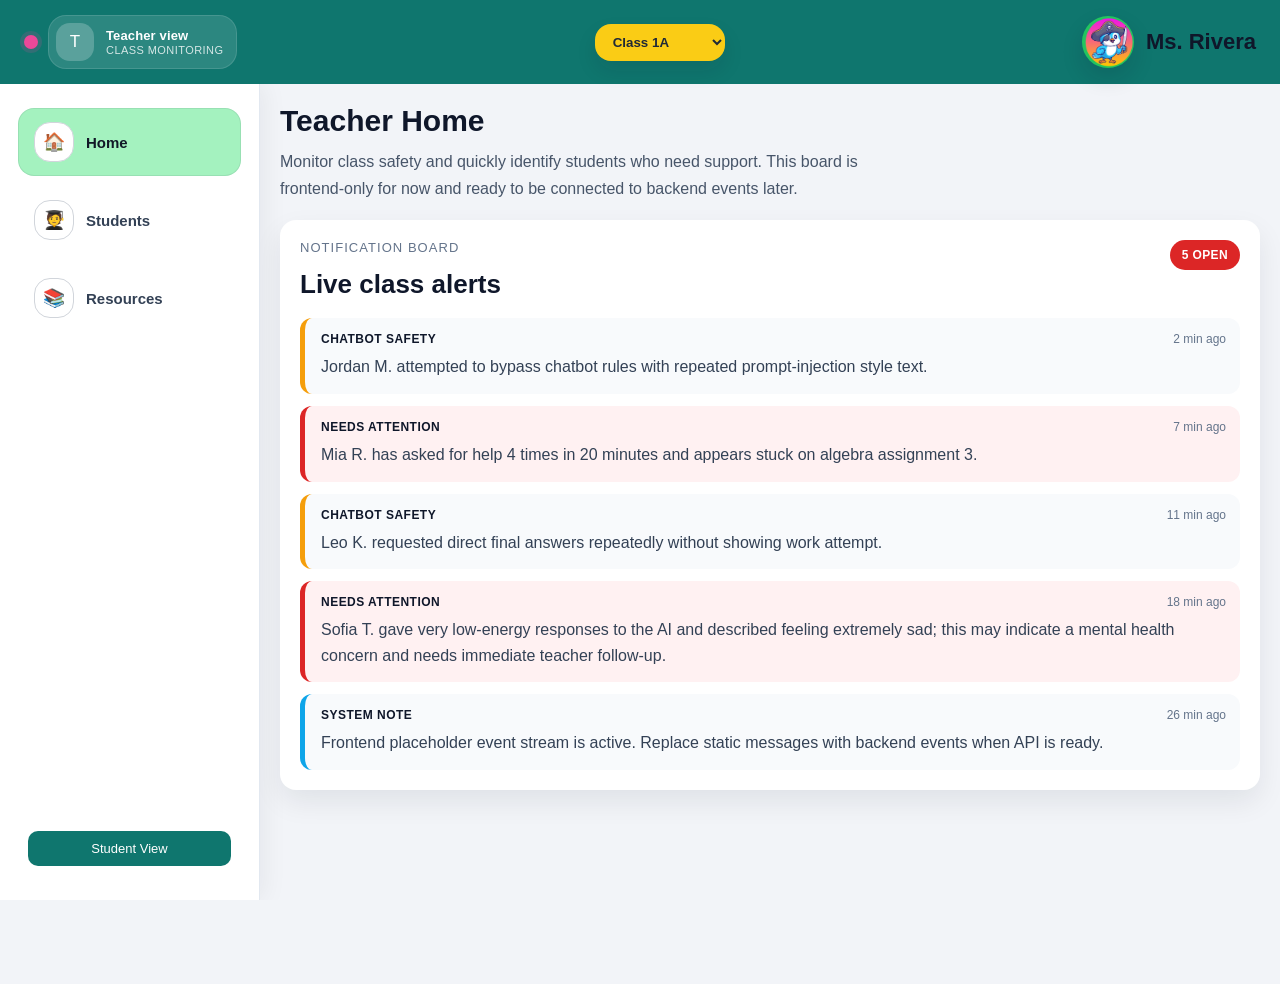
<file: teacher-dashboard.html>
<!DOCTYPE html>
<html>
<head>
  <meta charset="UTF-8">
  <title>Teacher Dashboard</title>
  <link rel="stylesheet" href="css/style.css">
  <link rel="stylesheet" href="css/teacher.css">
  <link rel="icon" type="image/png" href="assets/logo.png">
</head>

<body>

  <header class="top-bar teacher-top-bar">
    <div class="top-left">
      <div class="status-dot"></div>
      <div class="top-chip">
        <div class="top-icon">T</div>
        <div class="top-copy">
          <div class="top-label">Teacher view</div>
          <div class="top-subtitle">Class monitoring</div>
        </div>
      </div>
    </div>

    <div class="top-center">
      <select class="dropdown">
        <option>Class 1A</option>
        <option>Class 1B</option>
        <option>Class 2A</option>
      </select>
    </div>

    <div class="top-right">
      <img src="assets/profile.png" alt="Profile" class="profile-avatar">
      <span class="profile-name">Ms. Rivera</span>
    </div>
  </header>

  <div class="container">
    <aside class="sidebar">
      <nav>
        <a href="teacher-dashboard.html" class="nav-item active">
          <span class="nav-icon">🏠</span>
          Home
        </a>
        <a href="teacher-students.html" class="nav-item">
          <span class="nav-icon">🧑‍🎓</span>
          Students
        </a>
        <a href="teacher-resources.html" class="nav-item">
          <span class="nav-icon">📚</span>
          Resources
        </a>
      </nav>
      <a href="index.html" class="teacher-btn teacher-btn-alt">
        Student View
      </a>
    </aside>

    <main class="content">
      <div class="page-intro">
        <h1>Teacher Home</h1>
        <p>Monitor class safety and quickly identify students who need support. This board is frontend-only for now and ready to be connected to backend events later.</p>
      </div>

      <article class="card teacher-notification-board">
        <div class="notification-board-header">
          <div>
            <div class="card-title">Notification board</div>
            <h2>Live class alerts</h2>
          </div>
          <span class="alert-count">5 open</span>
        </div>

        <div class="notification-list">
          <div class="notification-item warning">
            <div class="notification-meta">
              <span class="notification-type">Chatbot safety</span>
              <span class="notification-time">2 min ago</span>
            </div>
            <p>Jordan M. attempted to bypass chatbot rules with repeated prompt-injection style text.</p>
          </div>

          <div class="notification-item danger">
            <div class="notification-meta">
              <span class="notification-type">Needs attention</span>
              <span class="notification-time">7 min ago</span>
            </div>
            <p>Mia R. has asked for help 4 times in 20 minutes and appears stuck on algebra assignment 3.</p>
          </div>

          <div class="notification-item warning">
            <div class="notification-meta">
              <span class="notification-type">Chatbot safety</span>
              <span class="notification-time">11 min ago</span>
            </div>
            <p>Leo K. requested direct final answers repeatedly without showing work attempt.</p>
          </div>

          <div class="notification-item danger">
            <div class="notification-meta">
              <span class="notification-type">Needs attention</span>
              <span class="notification-time">18 min ago</span>
            </div>
            <p>Sofia T. gave very low-energy responses to the AI and described feeling extremely sad; this may indicate a mental health concern and needs immediate teacher follow-up.</p>
          </div>

          <div class="notification-item info">
            <div class="notification-meta">
              <span class="notification-type">System note</span>
              <span class="notification-time">26 min ago</span>
            </div>
            <p>Frontend placeholder event stream is active. Replace static messages with backend events when API is ready.</p>
          </div>
        </div>
      </article>
    </main>
  </div>

</body>
</html>
</file>
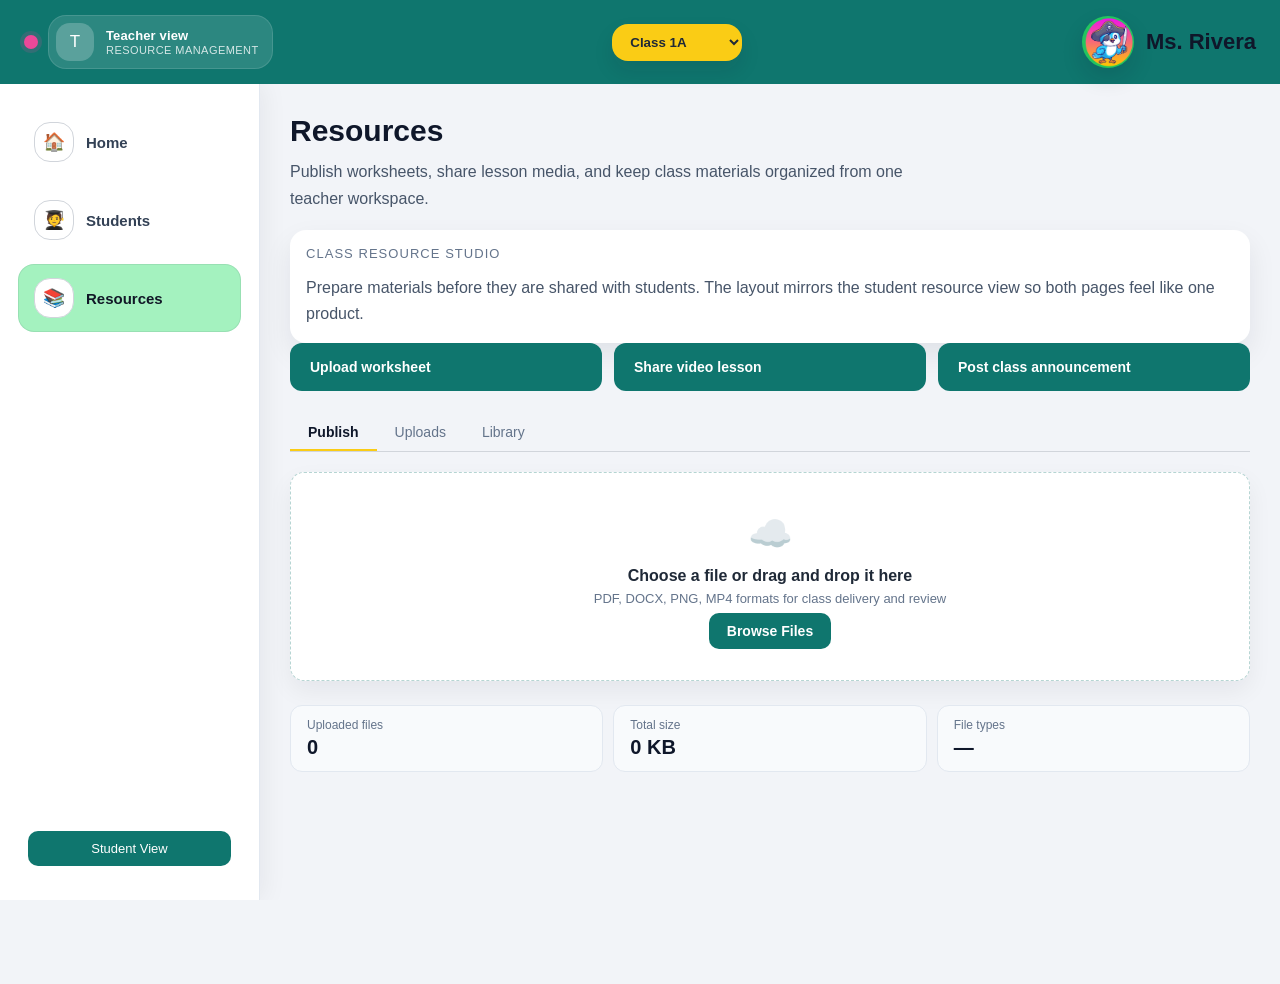
<file: teacher-resources.html>
<!DOCTYPE html>
<html>
<head>
  <meta charset="UTF-8">
  <title>Teacher Resources</title>
  <link rel="stylesheet" href="css/style.css">
  <link rel="stylesheet" href="css/teacher.css">
  <link rel="icon" type="image/png" href="assets/logo.png">
</head>

<body class="teacher-resources-page">

  <header class="top-bar teacher-top-bar">
    <div class="top-left">
      <div class="status-dot"></div>
      <div class="top-chip">
        <div class="top-icon">T</div>
        <div class="top-copy">
          <div class="top-label">Teacher view</div>
          <div class="top-subtitle">Resource management</div>
        </div>
      </div>
    </div>

    <div class="top-center">
      <select class="dropdown">
        <option>Class 1A</option>
        <option>Class 1B</option>
        <option>Class 2A</option>
      </select>
    </div>

    <div class="top-right">
      <img src="assets/profile.png" alt="Profile" class="profile-avatar">
      <span class="profile-name">Ms. Rivera</span>
    </div>
  </header>

  <div class="container">
    <aside class="sidebar">
      <nav>
        <a href="teacher-dashboard.html" class="nav-item">
          <span class="nav-icon">🏠</span>
          Home
        </a>
        <a href="teacher-students.html" class="nav-item">
          <span class="nav-icon">🧑‍🎓</span>
          Students
        </a>
        <a href="teacher-resources.html" class="nav-item active">
          <span class="nav-icon">📚</span>
          Resources
        </a>
      </nav>
      <a href="index.html" class="teacher-btn teacher-btn-alt">
        Student View
      </a>
    </aside>

    <main class="content">
      <div class="page-intro">
        <h1>Resources</h1>
        <p>Publish worksheets, share lesson media, and keep class materials organized from one teacher workspace.</p>
      </div>

      <article class="card">
        <div class="card-title">Class Resource Studio</div>
        <p class="card-text">Prepare materials before they are shared with students. The layout mirrors the student resource view so both pages feel like one product.</p>
      </article>

      <div class="action-row">
        <label class="action-card" id="teacherUploadButton" for="teacherFileInput">Upload worksheet</label>
        <button class="action-card" type="button">Share video lesson</button>
        <button class="action-card" type="button">Post class announcement</button>
      </div>

      <div class="tabs">
        <div class="tab active" data-tab="publish">Publish</div>
        <div class="tab" data-tab="uploads">Uploads</div>
        <div class="tab" data-tab="library">Library</div>
      </div>

      <div class="panel active" id="panel-publish">
        <div class="upload-zone teacher-upload-zone" id="teacherDropZone">
          <div class="upload-icon">☁️</div>
          <h2>Choose a file or drag and drop it here</h2>
          <p>PDF, DOCX, PNG, MP4 formats for class delivery and review</p>

          <input type="file" id="teacherFileInput" hidden multiple accept=".jpeg,.jpg,.png,.pdf,.mp4,.doc,.docx,.txt">

          <label class="browse-btn teacher-browse-btn" id="teacherBrowseBtn" for="teacherFileInput">Browse Files</label>
        </div>

        <div class="stats-row">
          <div class="stat-card"><div class="stat-label">Uploaded files</div><div class="stat-val" id="teacherFileCount">0</div></div>
          <div class="stat-card"><div class="stat-label">Total size</div><div class="stat-val" id="teacherTotalSize">0 KB</div></div>
          <div class="stat-card"><div class="stat-label">File types</div><div class="stat-val" id="teacherFileTypes">—</div></div>
        </div>
      </div>

      <div class="panel" id="panel-uploads">
        <div class="search-bar">
          <input type="text" placeholder="Search uploaded resources..." />

          <div class="view-toggle">
            <button class="vt-btn active" type="button">⊞</button>
            <button class="vt-btn" type="button">☰</button>
          </div>
        </div>

        <div class="filters">
          <button class="filter-btn active" type="button">All</button>
          <button class="filter-btn" type="button">PDF</button>
          <button class="filter-btn" type="button">Image</button>
          <button class="filter-btn" type="button">Video</button>
          <button class="filter-btn" type="button">Document</button>
        </div>

        <div class="card-title">Uploaded resources</div>
        <div class="file-grid" id="teacherUploadsGrid"></div>

        <div class="empty-state" id="teacherEmptyState">No uploaded resources yet. Use the Publish tab to add files.</div>
      </div>

      <div class="panel" id="panel-library">
        <p class="library-note">Shared class materials ready for students to view.</p>

        <div class="file-grid">
          <div class="file-card">
            <div class="fc-icon">📘</div>
            <div class="fc-name">Chapter 1 Notes</div>
            <div class="fc-meta">Core reading packet</div>
            <span class="fc-tag tag-doc">Document</span>
          </div>
          <div class="file-card">
            <div class="fc-icon">📝</div>
            <div class="fc-name">Practice Quiz</div>
            <div class="fc-meta">Auto-graded worksheet</div>
            <span class="fc-tag tag-pdf">PDF</span>
          </div>
          <div class="file-card">
            <div class="fc-icon">🎥</div>
            <div class="fc-name">Intro Lecture</div>
            <div class="fc-meta">Recorded lesson video</div>
            <span class="fc-tag tag-vid">Video</span>
          </div>
          <div class="file-card">
            <div class="fc-icon">🗂️</div>
            <div class="fc-name">Diagram Sheet</div>
            <div class="fc-meta">Reference handout</div>
            <span class="fc-tag tag-img">Image</span>
          </div>
        </div>
      </div>
    </main>
  </div>

  <script>
    const resourceApiBase = 'http://127.0.0.1:5000';
    const storageKey = 'teacher-resource-uploads';

    const teacherFileInput = document.getElementById('teacherFileInput');
    const teacherBrowseBtn = document.getElementById('teacherBrowseBtn');
    const teacherUploadButton = document.getElementById('teacherUploadButton');
    const teacherDropZone = document.getElementById('teacherDropZone');
    const teacherUploadsGrid = document.getElementById('teacherUploadsGrid');
    const teacherFileCount = document.getElementById('teacherFileCount');
    const teacherTotalSize = document.getElementById('teacherTotalSize');
    const teacherFileTypes = document.getElementById('teacherFileTypes');
    const teacherEmptyState = document.getElementById('teacherEmptyState');

    let uploadedResources = loadUploads();

    function loadUploads() {
      try {
        const raw = localStorage.getItem(storageKey);
        return raw ? JSON.parse(raw) : [];
      } catch {
        return [];
      }
    }

    function saveUploads() {
      localStorage.setItem(storageKey, JSON.stringify(uploadedResources));
    }

    function getType(fileName) {
      const extension = fileName.split('.').pop().toLowerCase();
      if (['jpg', 'jpeg', 'png'].includes(extension)) return 'img';
      if (extension === 'pdf') return 'pdf';
      if (extension === 'mp4') return 'vid';
      return 'doc';
    }

    function getIcon(type) {
      if (type === 'img') return '🖼️';
      if (type === 'pdf') return '📕';
      if (type === 'vid') return '🎬';
      return '📄';
    }

    function getTagLabel(type) {
      if (type === 'img') return 'Image';
      if (type === 'pdf') return 'PDF';
      if (type === 'vid') return 'Video';
      return 'Document';
    }

    function formatBytes(bytes) {
      if (!bytes) return '0 KB';
      if (bytes < 1024) return `${bytes} B`;
      const kilobytes = bytes / 1024;
      if (kilobytes < 1024) return `${kilobytes.toFixed(kilobytes < 10 ? 1 : 0)} KB`;
      return `${(kilobytes / 1024).toFixed(1)} MB`;
    }

    function formatRelativeTime(timestamp) {
      const minutesOld = Math.max(1, Math.floor((Date.now() - timestamp) / 60000));
      if (minutesOld < 60) return `${minutesOld} min ago`;
      const hoursOld = Math.floor(minutesOld / 60);
      if (hoursOld < 24) return `${hoursOld} hour${hoursOld === 1 ? '' : 's'} ago`;
      const daysOld = Math.floor(hoursOld / 24);
      return `${daysOld} day${daysOld === 1 ? '' : 's'} ago`;
    }

    function normalizeRemoteMaterial(item) {
      const type = item.file_type === 'image' ? 'img' : item.file_type === 'pdf' ? 'pdf' : item.file_type === 'video' ? 'vid' : 'doc';
      return {
        id: item.id || `${Date.now()}-${Math.random().toString(16).slice(2)}`,
        name: item.original_name || item.name || 'Untitled file',
        size: item.size || 0,
        type,
        tag: getTagLabel(type),
        icon: getIcon(type),
        addedAt: item.uploaded_at || new Date().toISOString(),
        source: item.source || 'teacher'
      };
    }

    async function bootstrapUploads() {
      try {
        const response = await fetch(`${resourceApiBase}/api/materials?source=teacher`, { mode: 'cors' });
        if (response.ok) {
          const data = await response.json();
          const remoteUploads = (data.materials || []).map(normalizeRemoteMaterial);
          uploadedResources = remoteUploads.length ? remoteUploads : loadUploads();
          saveUploads();
          renderResources();
          return;
        }
      } catch (error) {
        console.warn('Could not load teacher materials from server.', error);
      }

      uploadedResources = loadUploads();
      renderResources();
    }

    async function syncUploadsToServer(files) {
      try {
        const formData = new FormData();
        files.forEach((file) => formData.append('files', file));
        formData.append('source', 'teacher');

        const response = await fetch(`${resourceApiBase}/api/materials/upload`, {
          method: 'POST',
          body: formData,
          mode: 'cors'
        });

        if (!response.ok) {
          throw new Error('Upload failed');
        }

        await bootstrapUploads();
      } catch (error) {
        console.warn('Teacher material upload could not be saved to the backend.', error);
      }
    }

    async function deleteUpload(id) {
      uploadedResources = uploadedResources.filter((item) => item.id !== id);
      saveUploads();
      renderResources();

      try {
        const response = await fetch(`${resourceApiBase}/api/materials/${id}`, {
          method: 'DELETE',
          mode: 'cors'
        });

        if (!response.ok) {
          throw new Error('Delete failed');
        }

        await bootstrapUploads();
      } catch (error) {
        console.warn('Teacher material deletion could not be synced to the backend.', error);
        await bootstrapUploads();
      }
    }

    function renderResources() {
      teacherUploadsGrid.innerHTML = uploadedResources.length
        ? uploadedResources.map((resource) => `
          <div class="file-card">
            <button class="fc-del" type="button" data-delete-id="${resource.id}" aria-label="Delete ${resource.name}">×</button>
            <div class="fc-icon">${resource.icon}</div>
            <div class="fc-name">${resource.name}</div>
            <div class="fc-meta">${formatBytes(resource.size)} · ${formatRelativeTime(resource.addedAt)}</div>
            <span class="fc-tag tag-${resource.type}">${resource.tag}</span>
          </div>
        `).join('')
        : '';

      teacherEmptyState.style.display = uploadedResources.length ? 'none' : 'block';
      updateStats();
    }

    function updateStats() {
      const totalCount = uploadedResources.length;
      const totalSize = uploadedResources.reduce((sum, item) => sum + (item.size || 0), 0);
      const typeCount = new Set(uploadedResources.map((item) => item.type)).size;

      teacherFileCount.textContent = totalCount;
      teacherTotalSize.textContent = totalCount ? formatBytes(totalSize) : '0 KB';
      teacherFileTypes.textContent = totalCount ? `${typeCount} type${typeCount === 1 ? '' : 's'}` : '—';
    }

    function switchTab(name) {
      document.querySelectorAll('.tab').forEach((tab) => {
        tab.classList.toggle('active', tab.dataset.tab === name);
      });

      document.querySelectorAll('.panel').forEach((panel) => {
        panel.classList.toggle('active', panel.id === `panel-${name}`);
      });
    }

    function addUploads(fileList) {
      const files = Array.from(fileList || []);
      if (!files.length) return;

      const newUploads = files.map((file) => {
        const type = getType(file.name);
        return {
          id: `${Date.now()}-${Math.random().toString(16).slice(2)}`,
          name: file.name,
          size: file.size,
          type,
          tag: getTagLabel(type),
          icon: getIcon(type),
          addedAt: new Date().toISOString(),
          source: 'teacher'
        };
      });

      uploadedResources = [...newUploads, ...uploadedResources];
      saveUploads();
      renderResources();
      void syncUploadsToServer(files);
    }

    teacherDropZone.addEventListener('click', (event) => {
      if (event.target === teacherDropZone || event.target.tagName === 'H2' || event.target.tagName === 'P' || event.target.classList.contains('upload-icon')) {
        teacherFileInput.click();
      }
    });

    teacherFileInput.addEventListener('change', () => {
      addUploads(teacherFileInput.files);
      teacherFileInput.value = '';
      switchTab('uploads');
    });

    teacherDropZone.addEventListener('dragover', (event) => {
      event.preventDefault();
      teacherDropZone.classList.add('drag-over');
    });

    teacherDropZone.addEventListener('dragleave', () => {
      teacherDropZone.classList.remove('drag-over');
    });

    teacherDropZone.addEventListener('drop', (event) => {
      event.preventDefault();
      teacherDropZone.classList.remove('drag-over');
      addUploads(event.dataTransfer.files);
      switchTab('uploads');
    });

    teacherUploadsGrid.addEventListener('click', (event) => {
      const deleteButton = event.target.closest('[data-delete-id]');
      if (!deleteButton) return;

      void deleteUpload(deleteButton.dataset.deleteId);
    });

    document.querySelectorAll('.tab').forEach((tab) => {
      tab.addEventListener('click', () => switchTab(tab.dataset.tab));
    });

    bootstrapUploads();
  </script>

</body>
</html>
</file>
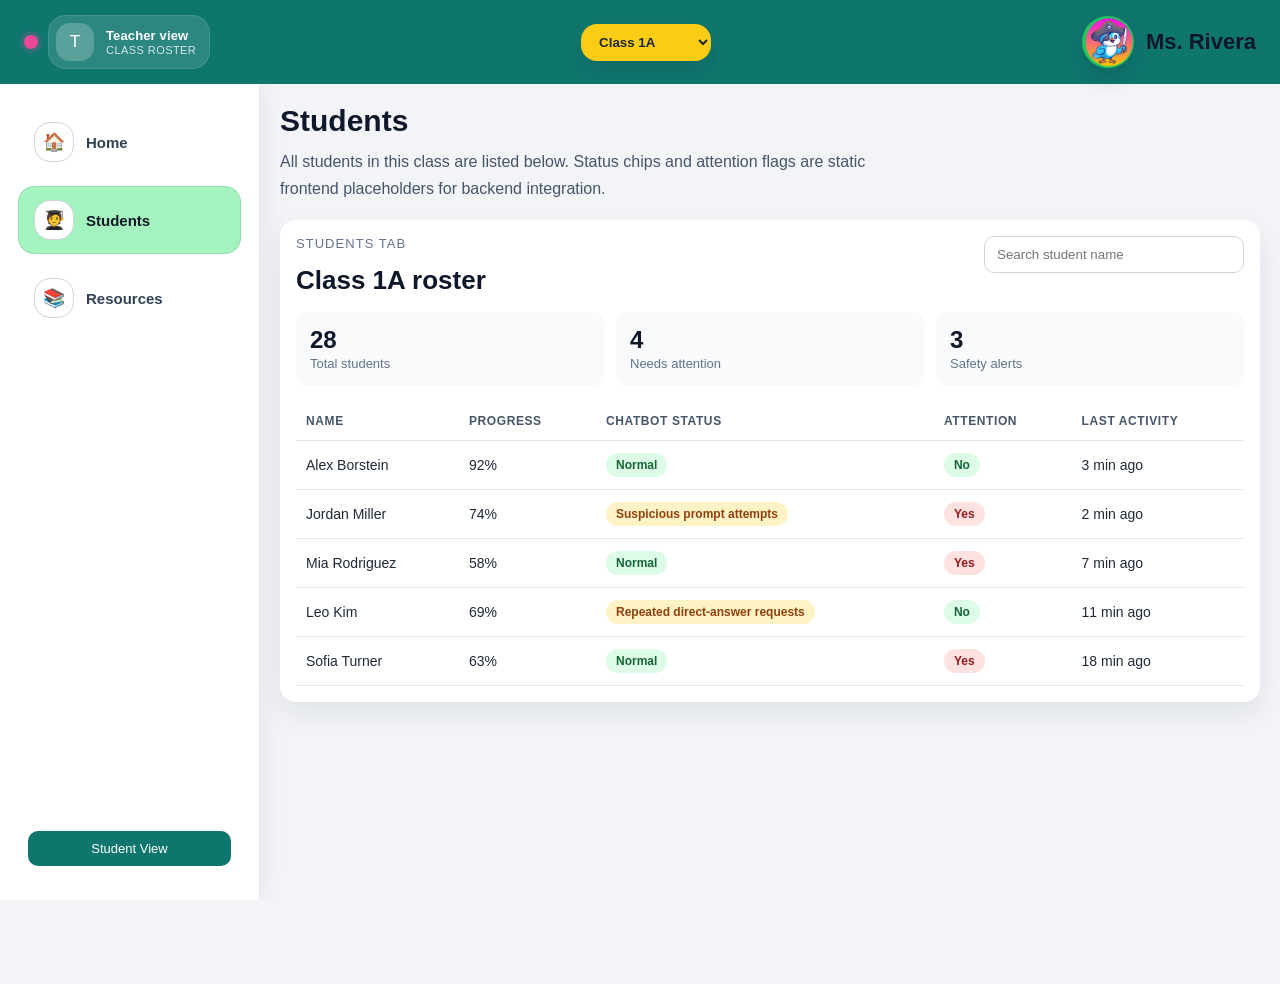
<file: teacher-students.html>
<!DOCTYPE html>
<html>
<head>
  <meta charset="UTF-8">
  <title>Teacher Students</title>
  <link rel="stylesheet" href="css/style.css">
  <link rel="stylesheet" href="css/teacher.css">
  <link rel="icon" type="image/png" href="assets/logo.png">
</head>

<body>

  <header class="top-bar teacher-top-bar">
    <div class="top-left">
      <div class="status-dot"></div>
      <div class="top-chip">
        <div class="top-icon">T</div>
        <div class="top-copy">
          <div class="top-label">Teacher view</div>
          <div class="top-subtitle">Class roster</div>
        </div>
      </div>
    </div>

    <div class="top-center">
      <select class="dropdown">
        <option>Class 1A</option>
        <option>Class 1B</option>
        <option>Class 2A</option>
      </select>
    </div>

    <div class="top-right">
      <img src="assets/profile.png" alt="Profile" class="profile-avatar">
      <span class="profile-name">Ms. Rivera</span>
    </div>
  </header>

  <div class="container">
    <aside class="sidebar">
      <nav>
        <a href="teacher-dashboard.html" class="nav-item">
          <span class="nav-icon">🏠</span>
          Home
        </a>
        <a href="teacher-students.html" class="nav-item active">
          <span class="nav-icon">🧑‍🎓</span>
          Students
        </a>
        <a href="teacher-resources.html" class="nav-item">
          <span class="nav-icon">📚</span>
          Resources
        </a>
      </nav>
      <a href="index.html" class="teacher-btn teacher-btn-alt">
        Student View
      </a>
    </aside>

    <main class="content">
      <div class="page-intro">
        <h1>Students</h1>
        <p>All students in this class are listed below. Status chips and attention flags are static frontend placeholders for backend integration.</p>
      </div>

      <article class="card">
        <div class="students-header">
          <div>
            <div class="card-title">Students tab</div>
            <h2>Class 1A roster</h2>
          </div>
          <input type="text" class="students-search" placeholder="Search student name" />
        </div>

        <div class="students-summary">
          <div class="summary-box">
            <strong>28</strong>
            <span>Total students</span>
          </div>
          <div class="summary-box">
            <strong>4</strong>
            <span>Needs attention</span>
          </div>
          <div class="summary-box">
            <strong>3</strong>
            <span>Safety alerts</span>
          </div>
        </div>

        <div class="students-table-wrap">
          <table class="students-table">
            <thead>
              <tr>
                <th>Name</th>
                <th>Progress</th>
                <th>Chatbot status</th>
                <th>Attention</th>
                <th>Last activity</th>
              </tr>
            </thead>
            <tbody>
              <tr>
                <td>Alex Borstein</td>
                <td>92%</td>
                <td><span class="pill safe">Normal</span></td>
                <td><span class="pill ok">No</span></td>
                <td>3 min ago</td>
              </tr>
              <tr>
                <td>Jordan Miller</td>
                <td>74%</td>
                <td><span class="pill warn">Suspicious prompt attempts</span></td>
                <td><span class="pill alert">Yes</span></td>
                <td>2 min ago</td>
              </tr>
              <tr>
                <td>Mia Rodriguez</td>
                <td>58%</td>
                <td><span class="pill safe">Normal</span></td>
                <td><span class="pill alert">Yes</span></td>
                <td>7 min ago</td>
              </tr>
              <tr>
                <td>Leo Kim</td>
                <td>69%</td>
                <td><span class="pill warn">Repeated direct-answer requests</span></td>
                <td><span class="pill ok">No</span></td>
                <td>11 min ago</td>
              </tr>
              <tr>
                <td>Sofia Turner</td>
                <td>63%</td>
                <td><span class="pill safe">Normal</span></td>
                <td><span class="pill alert">Yes</span></td>
                <td>18 min ago</td>
              </tr>
            </tbody>
          </table>
        </div>
      </article>
    </main>
  </div>

</body>
</html>
</file>
<file: css/style.css>
﻿* {
  box-sizing: border-box;
}

:root {
  --top-bar-height: 84px;
  --sidebar-width: 260px;
}

body {
  margin: 0;
  height: 100vh;
  overflow: hidden;
  font-family: 'Inter', Arial, sans-serif;
  background: #f2f4f8;
  color: #1f2937;
}

button,
input,
select {
  font-family: inherit;
}

.top-bar {
  position: fixed;
  top: 0;
  left: 0;
  right: 0;
  z-index: 1000;
  display: flex;
  align-items: center;
  justify-content: space-between;
  padding: 16px 24px;
  height: var(--top-bar-height);
  background: #22c55e;
  color: #ffffff;
  box-shadow: inset 0 -2px 0 rgba(16, 185, 129, 0.25);
}

.top-left,
.top-right {
  display: flex;
  align-items: center;
  gap: 12px;
}

.top-left {
  gap: 10px;
}

.top-center {
  flex: 1;
  display: flex;
  justify-content: center;
}

.status-dot {
  width: 14px;
  height: 14px;
  border-radius: 50%;
  background: #ec4899;
  box-shadow: 0 0 0 4px rgba(236, 72, 153, 0.16);
}

.top-chip {
  display: flex;
  align-items: center;
  gap: 12px;
  padding: 8px 14px 8px 8px;
  border-radius: 18px;
  background: rgba(255, 255, 255, 0.12);
  box-shadow: inset 0 0 0 1px rgba(255, 255, 255, 0.12);
}

.top-icon {
  width: 38px;
  height: 38px;
  display: grid;
  place-items: center;
  background: rgba(255, 255, 255, 0.22);
  border-radius: 14px;
  font-size: 17px;
}

.top-copy {
  display: flex;
  flex-direction: column;
  gap: 1px;
}

.top-label {
  font-weight: 700;
  font-size: 13px;
  letter-spacing: 0.01em;
}

.top-subtitle {
  font-size: 11px;
  color: rgba(255, 255, 255, 0.8);
  letter-spacing: 0.04em;
  text-transform: uppercase;
}

.dropdown {
  padding: 10px 14px;
  border-radius: 16px;
  border: none;
  background-color: #f7d948;
  color: #1f2937;
  font-weight: 700;
  min-width: 130px;
  box-shadow: 0 10px 20px rgba(15, 23, 42, 0.1);
}

.profile-avatar {
  width: 52px;
  height: 52px;
  border-radius: 50%;
  object-fit: cover;
  box-shadow: 0 10px 22px rgba(15, 23, 42, 0.14);
}

.profile-name {
  font-size: 22px;
  font-weight: 700;
  color: #0f172a;
}

.container {
  display: grid;
  grid-template-columns: var(--sidebar-width) minmax(0, 1fr);
  margin-top: var(--top-bar-height);
  height: calc(100vh - var(--top-bar-height));
  overflow: hidden;
}

.sidebar {
  padding: 24px 18px;
  background: #ffffff;
  border-right: 1px solid #e2e8f0;
  box-shadow: 4px 0 24px rgba(15, 23, 42, 0.06);
  display: flex;
  flex-direction: column;
  justify-content: space-between;
  height: 100%;
  overflow-y: auto;
}

nav {
  display: flex;
  flex-direction: column;
  gap: 10px;
}

@media (max-width: 1000px) {
  :root {
    --sidebar-width: 220px;
  }

  .top-bar {
    padding: 12px 14px;
  }

  .profile-name {
    font-size: 16px;
  }
}

.nav-item {
  display: flex;
  align-items: center;
  gap: 12px;
  padding: 14px 16px;
  border-radius: 16px;
  text-decoration: none;
  color: #334155;
  font-size: 15px;
  font-weight: 700;
  transition: transform 0.2s ease, background 0.2s ease, box-shadow 0.2s ease;
}

.nav-item:hover {
  background: #f4f9f5;
  transform: translateX(2px);
}

.nav-item.active {
  background: #a4f2bf;
  color: #111827;
  box-shadow: inset 0 0 0 1px rgba(15, 23, 42, 0.08);
}

.nav-icon {
  width: 40px;
  height: 40px;
  display: grid;
  place-items: center;
  border-radius: 16px;
  background: #ffffff;
  color: #111827;
  font-size: 18px;
  border: 1px solid #d1d5db;
}

.nav-item.active .nav-icon {
  background: #ffffff;
  border-color: #d1d5db;
}

.nav-item .nav-icon svg {
  width: 18px;
  height: 18px;
}

.sidebar-footer {
  display: flex;
  justify-content: center;
  margin-top: 16px;
}

.add-button {
  width: 48px;
  height: 48px;
  border-radius: 16px;
  border: none;
  background: #111827;
  color: white;
  font-size: 24px;
  cursor: pointer;
  box-shadow: 0 16px 26px rgba(17, 24, 39, 0.18);
}


.content {
  padding: 20px 20px 28px;
  height: 100%;
  overflow-y: auto;
}

.page-intro {
  margin-bottom: 18px;
}

.page-intro h1 {
  margin: 0;
  font-size: 30px;
  color: #0f172a;
}

.page-intro p {
  margin: 10px 0 0;
  color: #475569;
  max-width: 620px;
  line-height: 1.7;
}

.card-text {
  margin: 12px 0 0;
  color: #475569;
  line-height: 1.6;
}

.dashboard-grid {
  display: grid;
  gap: 22px;
  grid-template-columns: minmax(0, 1.15fr) minmax(0, 1fr) minmax(260px, 0.9fr);
  grid-template-areas:
    "progress rings topics"
    "graph graph assignment"
    "search search side"
    "subject study side";
  align-items: start;
}

.dashboard-grid > .card,
.dashboard-grid > .side-cards {
  height: 100%;
}

.summary-cards,
.side-cards {
  display: grid;
  gap: 18px;
}

.summary-cards {
  grid-template-columns: repeat(2, minmax(0, 1fr));
}

.card {
  background: white;
  border-radius: 16px;
  padding: 16px;
  box-shadow: 0 12px 28px rgba(15, 23, 42, 0.08);
}

.card-title {
  display: block;
  margin-bottom: 14px;
  font-size: 13px;
  letter-spacing: 0.08em;
  text-transform: uppercase;
  color: #64748b;
}

.teacher-btn {
  display: flex;
  align-items: center;
  justify-content: center;
  padding: 10px 12px;
  margin: 10px;
  background: #22c55e;
  color: white;
  border-radius: 10px;
  font-size: 13px;
  text-decoration: none;
  font-weight: 500;
  transition: 0.2s ease;
}

.teacher-btn:hover {
  background: #16a34a;
  transform: translateY(-2px);
}
</file>
<file: css/home.css>
.progress-card {
  position: relative;
  grid-area: progress;
  display: flex;
  flex-direction: column;
  min-height: 292px;
  padding-top: 18px;
}

.progress-gauge {
  position: relative;
  width: 100%;
  height: 186px;
  overflow: hidden;
  margin-top: 10px;
  padding-top: 16px;
}

.gauge-arc {
  position: absolute;
  left: 50%;
  bottom: 0;
  width: 92%;
  aspect-ratio: 2 / 1;
  transform: translateX(-50%);
  border-radius: 999px 999px 0 0;
  background: conic-gradient(
    from 180deg at 50% 100%,
    #e9ecf6 0deg,
    #e9ecf6 36deg,
    #16a34a 36deg,
    #15803d 60deg,
    #e9ecf6 180deg
  );
}

.gauge-inner-cutout {
  position: absolute;
  left: 50%;
  bottom: 0;
  width: 62%;
  aspect-ratio: 2 / 1;
  transform: translateX(-50%);
  border-radius: 999px 999px 0 0;
  background: #ffffff;
}

.gauge-center {
  position: absolute;
  left: 50%;
  bottom: 18px;
  transform: translateX(-50%);
  display: flex;
  flex-direction: column;
  align-items: center;
  gap: 4px;
  text-align: center;
}

.gauge-center span {
  font-size: 24px;
  font-weight: 800;
  color: #0f172a;
}

.card-note {
  margin-top: 0;
  color: #6b7280;
  font-weight: 700;
  font-size: 12px;
  letter-spacing: 0.06em;
}

.stat-card p,
.topic-card p,
.assignment-card p {
  margin: 0;
  line-height: 1.7;
  color: #475569;
}

.rings-card {
  display: flex;
  align-items: stretch;
  justify-content: center;
  min-height: 0;
  grid-area: rings;
  min-height: 292px;
}

.rings-layout {
  display: grid;
  grid-template-columns: minmax(0, 1fr);
  align-items: start;
  gap: 14px;
  width: 100%;
  min-height: 100%;
}

.rings-copy {
  display: flex;
  flex-direction: column;
  gap: 10px;
  min-height: 0;
  flex: 1;
}

.rings-copy h3 {
  margin: 0;
  font-size: 21px;
  line-height: 1.15;
  color: #0f172a;
}

.ring-list {
  display: grid;
  grid-template-columns: repeat(3, minmax(0, 1fr));
  gap: 10px;
  width: 100%;
  flex-shrink: 0;
}

.ring-stat {
  display: flex;
  flex-direction: column;
  align-items: center;
  gap: 6px;
  min-height: 104px;
  padding: 10px 8px;
  text-align: center;
  border-radius: 14px;
  background: #f8fafc;
  box-shadow: inset 0 0 0 1px #e2e8f0;
}

.ring-wrap {
  position: relative;
  width: 42px;
  height: 42px;
}

.arc-ring {
  border-radius: 50%;
  transform: rotate(-40deg);
}

.arc-ring.pink {
  background: conic-gradient(#d946ef 0 300deg, #fce7f3 300deg 360deg);
}

.arc-ring.blue {
  background: conic-gradient(#2196f3 0 265deg, #dbeafe 265deg 360deg);
}

.arc-ring.green {
  background: conic-gradient(#86efac 0 225deg, #dcfce7 225deg 360deg);
}

.ring-hole {
  position: absolute;
  inset: 5px;
  border-radius: 50%;
  background: #ffffff;
}

.ring.outer,
.ring.inner {
  display: none;
}

.ring-stat strong {
  font-size: 12px;
  color: #0f172a;
  white-space: nowrap;
}

.ring-stat span {
  color: #475569;
  font-size: 11px;
  font-weight: 700;
  white-space: normal;
}

.ring-summary {
  margin: 0;
  color: #64748b;
  line-height: 1.5;
  max-width: 100%;
}

@media (max-width: 900px) {
  .ring-stat {
    min-height: 108px;
    padding: 10px 8px;
  }

  .ring-wrap {
    width: 42px;
    height: 42px;
  }

  .ring-hole {
    inset: 5px;
  }

  .ring-stat strong,
  .ring-stat span {
    white-space: normal;
    text-align: center;
  }

  .ring-stat strong {
    font-size: 12px;
  }

  .ring-stat span {
    font-size: 11px;
  }
}

.ring.outer {
  width: 100%;
  height: 100%;
  opacity: 0.25;
}

.ring.inner {
  width: 48px;
  height: 48px;
  top: 15px;
  left: 15px;
}

.ring.pink.outer { background: #f472b6; }
.ring.pink.inner { background: #ec4899; }

.ring.blue.outer { background: #38bdf8; }
.ring.blue.inner { background: #0ea5e9; }

.ring.green.outer { background: #86efac; }
.ring.green.inner { background: #22c55e; }

.most-asked-card {
  grid-area: topics;
  display: flex;
  flex-direction: column;
  min-height: 292px;
}

.most-asked-card .bar-list {
  display: flex;
  align-items: flex-end;
  gap: 8px;
  margin-top: auto;
  padding-top: 12px;
  min-height: 188px;
}

.bar-group {
  flex: 1;
  min-width: 0;
  display: flex;
  flex-direction: column;
  align-items: center;
  gap: 8px;
}

.bar-item {
  width: 100%;
  border-radius: 999px;
  box-shadow: 0 12px 24px rgba(15, 23, 42, 0.08);
}

.bar-meta {
  display: flex;
  flex-direction: column;
  align-items: center;
  gap: 4px;
  text-align: center;
}

.bar-meta strong {
  font-size: 11px;
  color: #0f172a;
}

.bar-meta span {
  font-size: 9px;
  font-weight: 700;
  color: #64748b;
}

.bar-item.gold {
  height: 124px;
  background: linear-gradient(180deg, #efcf61, #e9c85a);
}

.bar-item.blue {
  height: 144px;
  background: linear-gradient(180deg, #5e85df, #557cda);
}

.bar-item.pink {
  height: 156px;
  background: linear-gradient(180deg, #f62f7a, #f52b78);
}

.bar-item.purple {
  height: 136px;
  background: linear-gradient(180deg, #b668f2, #a855f7);
}

.bar-item.teal {
  height: 116px;
  background: linear-gradient(180deg, #33c7bd, #16b5a9);
}

@media (max-width: 720px) {
  .most-asked-card .bar-list {
    gap: 8px;
    min-height: 188px;
  }

  .bar-group {
    gap: 8px;
  }

  .bar-meta strong {
    font-size: 11px;
  }

  .bar-meta span {
    font-size: 9px;
  }

  .bar-item.gold {
    height: 124px;
  }

  .bar-item.blue {
    height: 142px;
  }

  .bar-item.pink {
    height: 154px;
  }

  .bar-item.purple {
    height: 132px;
  }

  .bar-item.teal {
    height: 116px;
  }
}

.leaderboard-card {
  background: linear-gradient(180deg, #ffffff 0%, #f8fafc 100%);
}

.side-cards {
  grid-area: side;
  grid-template-columns: 1fr;
}

.leaderboard-header {
  display: flex;
  align-items: flex-start;
  justify-content: space-between;
  gap: 16px;
}

.leaderboard-header h2 {
  margin: 0;
  font-size: 28px;
  line-height: 1.1;
  color: #0f172a;
}

.leaderboard-badge {
  padding: 10px 14px;
  border-radius: 999px;
  background: #ecfdf5;
  color: #047857;
  font-size: 12px;
  font-weight: 800;
  letter-spacing: 0.08em;
  text-transform: uppercase;
  white-space: nowrap;
}

.leaderboard-top {
  display: flex;
  align-items: center;
  gap: 16px;
  margin-top: 22px;
  padding: 18px;
  border-radius: 22px;
  background: linear-gradient(135deg, #bbf7d0, #86efac);
  color: #1f2937;
  box-shadow: inset 0 0 0 1px rgba(255, 255, 255, 0.35);
}

.leaderboard-crown {
  width: 68px;
  height: 68px;
  display: grid;
  place-items: center;
  border-radius: 22px;
  background: rgba(255, 255, 255, 0.78);
  font-size: 24px;
  font-weight: 900;
}

.leaderboard-top-copy {
  display: flex;
  flex-direction: column;
  gap: 6px;
}

.leaderboard-top-copy strong {
  font-size: 20px;
}

.leaderboard-top-copy span {
  color: rgba(15, 23, 42, 0.78);
  font-weight: 600;
}

.leaderboard-list {
  display: grid;
  gap: 12px;
  margin-top: 18px;
}

.leaderboard-row {
  display: grid;
  grid-template-columns: 44px minmax(0, 1fr) 56px;
  align-items: center;
  gap: 14px;
  padding: 14px 16px;
  border-radius: 18px;
  background: #ffffff;
  box-shadow: inset 0 0 0 1px #e2e8f0;
}

.leader-first {
  background: #f0fdf4;
  box-shadow: inset 0 0 0 1px rgba(34, 197, 94, 0.18);
}

.leader-rank {
  width: 44px;
  height: 44px;
  display: grid;
  place-items: center;
  border-radius: 16px;
  background: #eef2ff;
  color: #1e293b;
  font-weight: 800;
}

.leader-first .leader-rank {
  background: linear-gradient(135deg, #4ade80, #22c55e);
  color: #ffffff;
}

.leader-student {
  min-width: 0;
  display: flex;
  flex-direction: column;
  gap: 4px;
}

.leader-student strong {
  font-size: 15px;
  color: #0f172a;
}

.leader-student span {
  color: #64748b;
  font-size: 13px;
  line-height: 1.4;
}

.leader-score {
  justify-self: end;
  min-width: 48px;
  padding: 10px 0;
  border-radius: 14px;
  background: #f1f5f9;
  text-align: center;
  font-size: 20px;
  font-weight: 800;
  color: #0f172a;
}

.leaderboard-summary-card {
  padding-top: 24px;
}

.leaderboard-summary-grid {
  display: grid;
  grid-template-columns: repeat(3, minmax(0, 1fr));
  gap: 12px;
}

.summary-pill {
  display: flex;
  flex-direction: column;
  gap: 8px;
  padding: 16px;
  border-radius: 18px;
  background: #f8fafc;
}

.summary-pill strong {
  font-size: 24px;
  color: #0f172a;
}

.summary-pill span {
  color: #64748b;
  font-size: 13px;
  line-height: 1.5;
}

.summary-pill.highlight {
  background: linear-gradient(135deg, #dcfce7, #ccfbf1);
}

.graph-card {
  grid-area: graph;
  padding: 18px 18px 16px 18px;
  margin-top: 6px;
}

.graph-card .card-text {
  margin-top: 10px;
}

.graph-chart {
  display: flex;
  align-items: flex-end;
  gap: 8px;
  margin-top: 20px;
  min-height: 180px;
}

.graph-footer {
  margin-top: 16px;
  color: #64748b;
  font-size: 13px;
  letter-spacing: 0.02em;
  text-transform: uppercase;
}

.graph-card-wide {
  margin-top: 6px;
  padding: 18px 18px 16px 18px;
}

.subject-card {
  grid-area: subject;
}

.study-card {
  grid-area: study;
}

.subject-grid {
  display: grid;
  grid-template-columns: repeat(auto-fit, minmax(140px, 1fr));
  gap: 24px;
  margin-top: 24px;
}

.subject-item {
  display: flex;
  flex-direction: column;
  gap: 10px;
}

.subject-name {
  font-size: 13px;
  font-weight: 700;
  color: #334155;
}

.subject-bar {
  width: 100%;
  height: 20px;
  background: #e2e8f0;
  border-radius: 12px;
  overflow: hidden;
}

.subject-fill {
  height: 100%;
  background: linear-gradient(90deg, #22c55e, #10b981);
  border-radius: 12px;
}

.subject-score {
  font-size: 14px;
  font-weight: 800;
  color: #0f172a;
}

.time-graph-chart {
  display: flex;
  align-items: flex-end;
  gap: 5px;
  margin-top: 20px;
  min-height: 180px;
  padding: 16px 8px 8px;
  background: #f8fafc;
  border-radius: 16px;
}

.day-bar {
  flex: 1;
  min-height: 40px;
  border-radius: 12px 12px 0 0;
  background: #cbd5e1;
  position: relative;
}

.day-bar.weekend {
  background: #e0e7ff;
}

.day-bar span {
  position: absolute;
  top: 6px;
  left: 50%;
  transform: translateX(-50%);
  font-size: 9px;
  font-weight: 700;
  color: #0f172a;
  width: 100%;
  text-align: center;
}

.time-graph-footer {
  margin-top: 16px;
  color: #64748b;
  font-size: 13px;
  letter-spacing: 0.02em;
  text-transform: uppercase;
}

.search-card input {
  width: 100%;
  padding: 12px 14px;
  margin-top: 14px;
  border-radius: 12px;
  border: 1px solid #cbd5e1;
  background: #f8fafc;
}

.assignment-card {
  grid-area: assignment;
  display: flex;
  flex-direction: column;
  justify-content: space-between;
  min-height: 210px;
}

.bar {
  flex: 1;
  min-height: 70px;
  border-radius: 16px 16px 0 0;
  background: #cbd5e1;
  position: relative;
}

.bar.highlight,
.bar.active {
  background: linear-gradient(180deg, #22c55e, #0f766e);
}

.bar span {
  position: absolute;
  top: 10px;
  left: 50%;
  transform: translateX(-50%);
  font-size: 10px;
  font-weight: 800;
  color: #0f172a;
}

.bottom-grid {
  display: grid;
  grid-template-columns: 1.4fr 0.95fr;
  gap: 24px;
}

.search-card {
  grid-area: search;
}

.search-card input {
  width: 100%;
  padding: 14px 16px;
  margin-top: 14px;
  border-radius: 14px;
  border: 1px solid #d1d5db;
  background: #f8fafc;
}

.search-list {
  list-style: none;
  padding: 0;
  margin: 20px 0 0 0;
  display: grid;
  gap: 12px;
}

.search-list li {
  padding: 12px 16px;
  background: #eef2ff;
  border-radius: 14px;
  color: #0f172a;
}

.assignment-card {
  display: flex;
  flex-direction: column;
  justify-content: space-between;
  min-height: 210px;
}

.assignment-title {
  font-size: 13px;
  text-transform: uppercase;
  letter-spacing: 0.08em;
  color: #475569;
  margin-bottom: 14px;
}

.due-text {
  font-size: 15px;
  color: #334155;
  line-height: 1.7;
}

.upload-button {
  margin-top: 16px;
  padding: 12px 18px;
  border-radius: 999px;
  border: none;
  background: #10b981;
  color: white;
  font-weight: 700;
  cursor: pointer;
  transition: background 0.2s ease;
}

.upload-button:hover {
  background: #0f766e;
}

@media (max-width: 1200px) {
  .dashboard-grid {
    grid-template-columns: repeat(2, minmax(0, 1fr));
    grid-template-areas:
      "progress rings"
      "topics topics"
      "graph graph"
      "assignment side"
      "search search"
      "subject study";
  }
  .leaderboard-summary-grid {
    grid-template-columns: 1fr;
  }
  .top-bar {
    flex-wrap: wrap;
    gap: 14px;
  }
  .container {
    grid-template-columns: 1fr;
  }
}

@media (max-width: 720px) {
  .dashboard-grid {
    gap: 18px;
    grid-template-columns: 1fr;
    grid-template-areas:
      "progress"
      "rings"
      "topics"
      "graph"
      "assignment"
      "search"
      "side"
      "subject"
      "study";
  }
}
</file>
<file: css/chatbot.css>
/* CHATBOX */
.chatbox {
    margin: 20px auto 0;
    background: white;
    border-radius: 20px;
    padding: 24px;
    width: 100%;
    max-width: 980px;
    box-shadow: 0 12px 30px rgba(0, 0, 0, 0.08);
}

/* HEADER */
.chat-header {
    font-weight: bold;
    font-size: 16px;
    margin-bottom: 8px;
    color: #1E1E1E;
}

/* MESSAGES AREA */
.chat-messages {
    min-height: 360px;
    max-height: calc(100vh - 260px);
    overflow-y: auto;
    background: #f9fafb;
    padding: 18px;
    border-radius: 16px;
    scroll-behavior: smooth;
}

/* MESSAGE BASE */
.bot, .user {
    margin: 8px 0;
    padding: 12px 14px;
    border-radius: 16px;
    max-width: 82%;
    font-size: 15px;
    line-height: 1.6;
}

/* BOT */
.bot {
    background: #e5e7eb;
    color: #1E1E1E;
}

/* USER */
.user {
    background: #22C55E;
    color: white;
    margin-left: auto;
}

/* INPUT AREA */
.chat-input {
    display: flex;
    margin-top: 18px;
    gap: 12px;
    align-items: center;
}

/* INPUT */
.chat-input input {
    flex: 1;
    padding: 14px 16px;
    border-radius: 16px;
    border: 1px solid #d1d5db;
    outline: none;
    min-height: 50px;
    font-size: 15px;
}

/* FOCUS EFFECT */
.chat-input input:focus {
    border-color: #22C55E;
    box-shadow: 0 0 0 2px rgba(34,197,94,0.2);
}

/* BUTTON */
.chat-input button {
    padding: 8px 12px;
    border: none;
    background: #22C55E;
    color: white;
    border-radius: 8px;
    cursor: pointer;
    transition: 0.2s;
}

/* HOVER */
.chat-input button:hover {
    background: #16a34a;
}
</file>
<file: style.css>
body {
    margin: 0;
    font-family: Arial, sans-serif;
}

/* TOP BAR */
.top-bar {
    width: 100%;
    height: 60px;
    background-color: #22C55E;
    display: flex;
    align-items: center;
    padding: 0 15px;
}

/* LEFT SIDE */
.left {
    display: flex;
    align-items: center;
    gap: 15px;
}

/* LOGO */
.logo img {
    height: 45px;
}

/* DROPDOWN */
.dropdown {
    padding: 5px 10px;
    border-radius: 5px;
    border: none;
    height: 35px;
    background-color: #DCCB5D;
    color: #1E1E1E;
}

/* PROFILE */
.profile {
    margin-left: auto;
    display: flex;
    align-items: center;
    gap: 10px;
    padding-right: 10px;
}

.profile img {
    height: 40px;
    width: 40px;
    border-radius: 50%;
}

/* MAIN LAYOUT */
.container {
    display: flex;
}

/* SIDEBAR */
.sidebar {
    width: 200px;
    height: calc(100vh - 60px);
    background-color: #111827;
    padding: 15px;
}

/* SIDEBAR LINKS */
.sidebar a {
    display: block;
    padding: 12px;
    margin-bottom: 10px;
    text-decoration: none;
    color: white;
    border-radius: 8px;
    transition: 0.2s;
}

.sidebar a:hover {
    background-color: #1F2937;
}

.sidebar a.active {
    background-color: #22C55E;
    color: black;
}

/* CONTENT */
.content {
    flex: 1;
    padding: 20px;
}

/* CARDS */
.cards {
    display: flex;
    gap: 10px;
}

.card {
    flex: 1;
    background: #f3f4f6;
    padding: 20px;
    border-radius: 10px;
}

/* LARGE CARD */
.large-card {
    margin-top: 20px;
    height: 200px;
    background: #e5e7eb;
    border-radius: 10px;
    padding: 20px;
}

/* BOTTOM SECTION */
.bottom-section {
    display: flex;
    gap: 10px;
    margin-top: 20px;
}

.notes, .assignment {
    flex: 1;
    background: #f3f4f6;
    padding: 20px;
    border-radius: 10px;
}
</file>
<file: css/resources.css>
/* =========================
   GENERAL CONTENT
========================= */
.content {
  padding: 30px;
}

/* =========================
   TOP CARDS
========================= */
.resource-top {
  display: flex;
  gap: 0px;
  margin: 20px 0 40px;
}

.resource-card {
  flex: 1;
  background: #e5e7eb;
  padding: 25px;
  border-radius: 14px;
  text-align: center;
  font-size: 18px;
  cursor: pointer;
  transition: 0.3s;
  box-shadow: 0 4px 10px rgba(0,0,0,0.05);
}

.resource-card:hover {
  transform: translateY(-5px);
  background: #d1d5db;
}

/* =========================
   ACTION ROW
========================= */
.action-row {
  display: flex;
  gap: 12px;
  margin-bottom: 24px;
}

.action-card {
  flex: 1;
  background: var(--color-background-primary, #fff);
  border: 0.5px solid rgba(0,0,0,0.1);
  border-radius: 12px;
  padding: 16px 20px;
  display: flex;
  align-items: center;
  gap: 10px;
  cursor: pointer;
  font-size: 14px;
  font-weight: 500;
  transition: 0.15s ease;
}

.action-card:hover {
  background: var(--color-background-secondary, #f5f5f3);
}

/* =========================
   UPLOAD ZONE (MAIN FIXED VERSION)
========================= */
.upload-zone {
  border: 1.5px dashed rgba(0,0,0,0.2);
  border-radius: 14px;
  padding: 40px 30px;
  text-align: center;
  background: #fff;
  transition: 0.2s ease;
  cursor: pointer;
  margin-bottom: 24px;
}

.upload-zone:hover {
  border-color: #22c55e;
}

.upload-zone.drag-over {
  border-color: #22c55e;
  background: #f0fdf4;
}

.upload-icon {
  font-size: 36px;
  margin-bottom: 12px;
}

.upload-zone h2 {
  font-size: 16px;
  font-weight: 500;
  margin-bottom: 6px;
}

.upload-zone p {
  font-size: 13px;
  color: #666;
  margin-bottom: 16px;
}

/* =========================
   BUTTONS
========================= */
.browse-btn {
  padding: 8px 20px;
  background: #22c55e;
  color: #fff;
  border: none;
  border-radius: 8px;
  font-size: 14px;
  cursor: pointer;
  transition: 0.15s;
}

.browse-btn:hover {
  background: #16a34a;
}

/* =========================
   PROGRESS BAR
========================= */
.prog-wrap {
  margin-top: 12px;
  display: none;
}

.prog-bar {
  height: 6px;
  background: #e5e7eb;
  border-radius: 6px;
  overflow: hidden;
}

.prog-fill {
  height: 100%;
  width: 0%;
  background: #22c55e;
  transition: width 0.4s;
}

/* =========================
   TABS
========================= */
.tabs {
  display: flex;
  margin-bottom: 20px;
  border-bottom: 0.5px solid rgba(0,0,0,0.1);
}

.tab {
  padding: 9px 18px;
  font-size: 14px;
  cursor: pointer;
  color: #666;
  border-bottom: 2px solid transparent;
  transition: 0.15s;
}

.tab.active {
  color: #1a1a1a;
  border-bottom-color: #22c55e;
  font-weight: 500;
}

.tab:hover:not(.active) {
  color: #1a1a1a;
}

/* =========================
   PANELS
========================= */
.panel {
  display: none;
}

.panel.active {
  display: block;
}

/* =========================
   SEARCH BAR
========================= */
.search-bar {
  display: flex;
  align-items: center;
  gap: 10px;
  margin-bottom: 16px;
}

.search-bar input {
  flex: 1;
  padding: 8px 12px;
  border: 0.5px solid rgba(0,0,0,0.2);
  border-radius: 8px;
  font-size: 14px;
}

/* =========================
   FILTER BUTTONS
========================= */
.filter-btn {
  padding: 8px 14px;
  border: 0.5px solid rgba(0,0,0,0.2);
  border-radius: 8px;
  background: transparent;
  font-size: 13px;
  cursor: pointer;
  color: #666;
  transition: 0.15s;
}

.filter-btn.active {
  background: #f5f5f3;
  color: #1a1a1a;
  border-color: rgba(0,0,0,0.3);
}

/* =========================
   FILE GRID
========================= */
.file-grid {
  display: grid;
  grid-template-columns: repeat(auto-fill, minmax(180px, 1fr));
  gap: 12px;
}

.file-card {
  background: #fff;
  border: 0.5px solid rgba(0,0,0,0.1);
  border-radius: 10px;
  padding: 14px;
  cursor: pointer;
  transition: 0.15s;
  position: relative;
}

.file-card:hover {
  background: #f9f9f8;
  border-color: rgba(0,0,0,0.2);
}

.file-card .fc-icon {
  font-size: 28px;
  margin-bottom: 8px;
}

.file-card .fc-name {
  font-size: 13px;
  font-weight: 500;
  margin-bottom: 4px;
  white-space: nowrap;
  overflow: hidden;
  text-overflow: ellipsis;
}

.file-card .fc-meta {
  font-size: 11px;
  color: #888;
}

/* =========================
   DELETE BUTTON
========================= */
.fc-del {
  position: absolute;
  top: 8px;
  right: 8px;
  border: none;
  background: transparent;
  cursor: pointer;
  font-size: 12px;
  color: #aaa;
  display: none;
}

.file-card:hover .fc-del {
  display: block;
}

.fc-del:hover {
  color: #ef4444;
}

/* =========================
   TAGS
========================= */
.fc-tag {
  display: inline-block;
  font-size: 10px;
  padding: 2px 6px;
  border-radius: 4px;
  margin-top: 4px;
  font-weight: 500;
}

.tag-pdf { background: #fee2e2; color: #991b1b; }
.tag-img { background: #dbeafe; color: #1e40af; }
.tag-vid { background: #fce7f3; color: #9d174d; }
.tag-doc { background: #e0e7ff; color: #3730a3; }

/* =========================
   LIST VIEW
========================= */
.file-list-view {
  display: none;
  flex-direction: column;
  gap: 6px;
}

.file-list-view.show {
  display: flex;
}

.list-item {
  display: flex;
  align-items: center;
  gap: 12px;
  padding: 10px 14px;
  background: #fff;
  border: 0.5px solid rgba(0,0,0,0.1);
  border-radius: 8px;
  position: relative;
  padding-right: 42px;
}

.list-item:hover {
  background: #f9f9f8;
}

.list-item .fc-del {
  display: block;
  top: 50%;
  transform: translateY(-50%);
}

.resource-section {
  margin-bottom: 24px;
}

.section-heading {
  margin: 0 0 12px;
  font-size: 14px;
  font-weight: 700;
  color: #1a1a1a;
}

/* =========================
   EMPTY STATE
========================= */
.empty-state {
  text-align: center;
  padding: 48px 20px;
  color: #888;
}

/* =========================
   STATS
========================= */
.stats-row {
  display: grid;
  grid-template-columns: repeat(3, 1fr);
  gap: 10px;
  margin-bottom: 20px;
}

.stat-card {
  background: #f5f5f3;
  border-radius: 8px;
  padding: 12px 16px;
}

.stat-label {
  font-size: 12px;
  color: #888;
  margin-bottom: 4px;
}

.stat-val {
  font-size: 20px;
  font-weight: 500;
}

/* =========================
   TOAST
========================= */
.toast {
  position: fixed;
  bottom: 20px;
  right: 20px;
  background: #1a1a1a;
  color: #fff;
  padding: 10px 16px;
  border-radius: 8px;
  font-size: 13px;
  opacity: 0;
  transition: 0.3s;
  pointer-events: none;
}

.toast.show {
  opacity: 1;
}
</file>
<file: css/teacher.css>
.teacher-top-bar {
  background: #0f766e;
  box-shadow: inset 0 -2px 0 rgba(15, 118, 110, 0.35);
}

.teacher-top-bar .dropdown {
  background: #facc15;
}

.teacher-btn-alt {
  background: #0f766e;
}

.teacher-btn-alt:hover {
  background: #0b5c56;
}

.teacher-notification-board {
  padding: 20px;
}

.notification-board-header {
  display: flex;
  justify-content: space-between;
  align-items: flex-start;
  gap: 12px;
  margin-bottom: 18px;
}

.notification-board-header h2,
.students-header h2 {
  margin: 0;
  color: #0f172a;
  font-size: 26px;
}

.alert-count {
  display: inline-flex;
  align-items: center;
  justify-content: center;
  min-height: 30px;
  padding: 6px 12px;
  border-radius: 999px;
  background: #dc2626;
  color: #ffffff;
  font-size: 12px;
  font-weight: 700;
  letter-spacing: 0.03em;
  text-transform: uppercase;
}

.notification-list {
  display: grid;
  gap: 12px;
}

.notification-item {
  border-radius: 12px;
  padding: 14px 14px 14px 16px;
  border-left: 5px solid transparent;
  background: #f8fafc;
}

.notification-item.warning {
  border-left-color: #f59e0b;
}

.notification-item.danger {
  border-left-color: #dc2626;
  background: #fff1f2;
}

.notification-item.info {
  border-left-color: #0ea5e9;
}

.notification-item p {
  margin: 8px 0 0;
  color: #334155;
  line-height: 1.6;
}

.notification-meta {
  display: flex;
  justify-content: space-between;
  align-items: center;
  gap: 10px;
}

.notification-type {
  font-size: 12px;
  font-weight: 700;
  letter-spacing: 0.04em;
  text-transform: uppercase;
  color: #0f172a;
}

.notification-time {
  font-size: 12px;
  color: #64748b;
}

.students-header {
  display: flex;
  justify-content: space-between;
  align-items: flex-start;
  gap: 14px;
}

.students-search {
  width: 260px;
  max-width: 100%;
  padding: 10px 12px;
  border-radius: 10px;
  border: 1px solid #d1d5db;
}

.students-summary {
  display: grid;
  grid-template-columns: repeat(3, minmax(0, 1fr));
  gap: 12px;
  margin: 16px 0;
}

.summary-box {
  border-radius: 12px;
  background: #f8fafc;
  padding: 14px;
}

.summary-box strong {
  display: block;
  font-size: 24px;
  color: #0f172a;
}

.summary-box span {
  color: #64748b;
  font-size: 13px;
}

.students-table-wrap {
  overflow-x: auto;
}

.students-table {
  width: 100%;
  border-collapse: collapse;
}

.students-table th,
.students-table td {
  text-align: left;
  padding: 12px 10px;
  border-bottom: 1px solid #e2e8f0;
  font-size: 14px;
}

.students-table th {
  color: #475569;
  font-size: 12px;
  letter-spacing: 0.05em;
  text-transform: uppercase;
}

.pill {
  display: inline-flex;
  align-items: center;
  border-radius: 999px;
  padding: 5px 10px;
  font-size: 12px;
  font-weight: 700;
}

.pill.safe,
.pill.ok {
  background: #dcfce7;
  color: #166534;
}

.pill.warn {
  background: #fef3c7;
  color: #92400e;
}

.pill.alert {
  background: #fee2e2;
  color: #991b1b;
}

.teacher-resource-grid {
  display: grid;
  grid-template-columns: repeat(2, minmax(0, 1fr));
  gap: 16px;
}

.teacher-actions {
  display: flex;
  flex-direction: column;
  gap: 10px;
}

.action-button {
  border: none;
  border-radius: 10px;
  background: #0f766e;
  color: #ffffff;
  font-weight: 700;
  padding: 12px;
  text-align: left;
  cursor: pointer;
}

.action-button:hover {
  background: #0b5c56;
}

.resource-list {
  margin: 0;
  padding: 0;
  list-style: none;
  display: grid;
  gap: 12px;
}

.resource-list li {
  display: flex;
  flex-direction: column;
  gap: 4px;
  padding: 12px;
  border-radius: 10px;
  background: #f8fafc;
}

.resource-list span {
  color: #64748b;
  font-size: 13px;
}

.teacher-resources-page .content {
  padding: 30px;
}

.teacher-resources-page .action-row {
  display: flex;
  gap: 12px;
  margin-bottom: 24px;
}

.teacher-resources-page .action-card {
  flex: 1;
  border: 0;
  border-radius: 12px;
  padding: 16px 20px;
  display: flex;
  align-items: center;
  gap: 10px;
  cursor: pointer;
  font-size: 14px;
  font-weight: 700;
  text-align: left;
  background: #0f766e;
  color: #ffffff;
  transition: transform 0.2s ease, background 0.2s ease;
}

.teacher-resources-page .action-card:hover {
  background: #0b5c56;
  transform: translateY(-2px);
}

.teacher-resources-page .tabs {
  display: flex;
  margin-bottom: 20px;
  border-bottom: 1px solid #d1d5db;
}

.teacher-resources-page .tab {
  padding: 9px 18px;
  font-size: 14px;
  cursor: pointer;
  color: #64748b;
  border-bottom: 2px solid transparent;
  transition: 0.15s ease;
}

.teacher-resources-page .tab.active {
  color: #0f172a;
  border-bottom-color: #facc15;
  font-weight: 700;
}

.teacher-resources-page .tab:hover:not(.active) {
  color: #0f172a;
}

.teacher-resources-page .panel {
  display: none;
}

.teacher-resources-page .panel.active {
  display: block;
}

.teacher-resources-page .upload-zone {
  border: 1.5px dashed rgba(15, 118, 110, 0.3);
  border-radius: 14px;
  padding: 40px 30px;
  text-align: center;
  background: #ffffff;
  transition: 0.2s ease;
  margin-bottom: 24px;
  box-shadow: 0 10px 24px rgba(15, 23, 42, 0.06);
}

.teacher-resources-page .upload-zone.drag-over {
  border-color: #facc15;
  background: #fffbeb;
}

.teacher-resources-page .teacher-upload-zone:hover {
  border-color: #0f766e;
}

.teacher-resources-page .upload-icon {
  font-size: 36px;
  margin-bottom: 12px;
}

.teacher-resources-page .upload-zone h2 {
  font-size: 16px;
  font-weight: 700;
  margin: 0 0 6px;
}

.teacher-resources-page .upload-zone p {
  font-size: 13px;
  color: #64748b;
  margin: 0 0 16px;
}

.teacher-resources-page .browse-btn {
  padding: 10px 18px;
  background: #0f766e;
  color: #ffffff;
  border: none;
  border-radius: 10px;
  font-size: 14px;
  font-weight: 700;
  cursor: pointer;
  transition: 0.2s ease;
}

.teacher-resources-page .browse-btn:hover {
  background: #0b5c56;
}

.teacher-resources-page .stats-row {
  display: grid;
  grid-template-columns: repeat(3, minmax(0, 1fr));
  gap: 10px;
  margin-bottom: 20px;
}

.teacher-resources-page .stat-card {
  background: #f8fafc;
  border-radius: 12px;
  padding: 12px 16px;
  border: 1px solid #e2e8f0;
}

.teacher-resources-page .stat-label {
  font-size: 12px;
  color: #64748b;
  margin-bottom: 4px;
}

.teacher-resources-page .stat-val {
  font-size: 20px;
  font-weight: 700;
  color: #0f172a;
}

.teacher-resources-page .search-bar {
  display: flex;
  align-items: center;
  gap: 10px;
  margin-bottom: 16px;
}

.teacher-resources-page .search-bar input {
  flex: 1;
  padding: 10px 12px;
  border: 1px solid #cbd5e1;
  border-radius: 10px;
  font-size: 14px;
}

.teacher-resources-page .view-toggle {
  display: flex;
  gap: 8px;
}

.teacher-resources-page .vt-btn {
  width: 42px;
  height: 42px;
  border-radius: 10px;
  border: 1px solid #cbd5e1;
  background: #ffffff;
  color: #334155;
  cursor: pointer;
}

.teacher-resources-page .vt-btn.active {
  background: #fef3c7;
  border-color: #facc15;
  color: #92400e;
}

.teacher-resources-page .filters {
  display: flex;
  flex-wrap: wrap;
  gap: 10px;
  margin-bottom: 18px;
}

.teacher-resources-page .filter-btn {
  padding: 8px 14px;
  border: 1px solid #cbd5e1;
  border-radius: 999px;
  background: #ffffff;
  font-size: 13px;
  cursor: pointer;
  color: #475569;
  transition: 0.15s ease;
}

.teacher-resources-page .filter-btn.active {
  background: #fef3c7;
  color: #92400e;
  border-color: #facc15;
  font-weight: 700;
}

.teacher-resources-page .file-grid {
  display: grid;
  grid-template-columns: repeat(auto-fill, minmax(180px, 1fr));
  gap: 12px;
}

.teacher-resources-page .file-card {
  background: #ffffff;
  border: 1px solid #e2e8f0;
  border-radius: 12px;
  padding: 14px;
  cursor: pointer;
  transition: 0.15s ease;
  position: relative;
  box-shadow: 0 10px 24px rgba(15, 23, 42, 0.05);
}

.teacher-resources-page .file-card:hover {
  background: #f8fafc;
  border-color: #cbd5e1;
}

.teacher-resources-page .fc-icon {
  font-size: 28px;
  margin-bottom: 8px;
}

.teacher-resources-page .fc-name {
  font-size: 13px;
  font-weight: 700;
  margin-bottom: 4px;
  white-space: nowrap;
  overflow: hidden;
  text-overflow: ellipsis;
}

.teacher-resources-page .fc-meta {
  font-size: 11px;
  color: #64748b;
}

.teacher-resources-page .fc-del {
  position: absolute;
  top: 8px;
  right: 8px;
  border: none;
  background: transparent;
  color: #94a3b8;
  font-size: 16px;
  line-height: 1;
  cursor: pointer;
}

.teacher-resources-page .fc-del:hover {
  color: #dc2626;
}

.teacher-resources-page .fc-tag {
  display: inline-block;
  font-size: 10px;
  padding: 2px 6px;
  border-radius: 999px;
  margin-top: 8px;
  font-weight: 700;
}

.teacher-resources-page .tag-pdf {
  background: #e0f2fe;
  color: #075985;
}

.teacher-resources-page .tag-img {
  background: #dcfce7;
  color: #166534;
}

.teacher-resources-page .tag-vid {
  background: #fef3c7;
  color: #92400e;
}

.teacher-resources-page .tag-doc {
  background: #ede9fe;
  color: #5b21b6;
}

.teacher-resources-page .library-note,
.teacher-resources-page .empty-state {
  color: #64748b;
  line-height: 1.6;
}

.teacher-resources-page .library-note {
  margin: 0 0 16px;
}

.teacher-resources-page .empty-state {
  margin-top: 18px;
  text-align: center;
  padding: 24px 20px;
  background: #f8fafc;
  border-radius: 12px;
  border: 1px dashed #cbd5e1;
}

@media (max-width: 1000px) {
  .students-summary,
  .teacher-resource-grid {
    grid-template-columns: 1fr;
  }

  .students-header {
    flex-direction: column;
  }

  .students-search {
    width: 100%;
  }

  .notification-board-header {
    flex-direction: column;
    align-items: flex-start;
  }

  .teacher-resources-page .action-row,
  .teacher-resources-page .search-bar,
  .teacher-resources-page .stats-row {
    grid-template-columns: 1fr;
    flex-direction: column;
  }

  .teacher-resources-page .action-card {
    width: 100%;
  }
}
</file>
